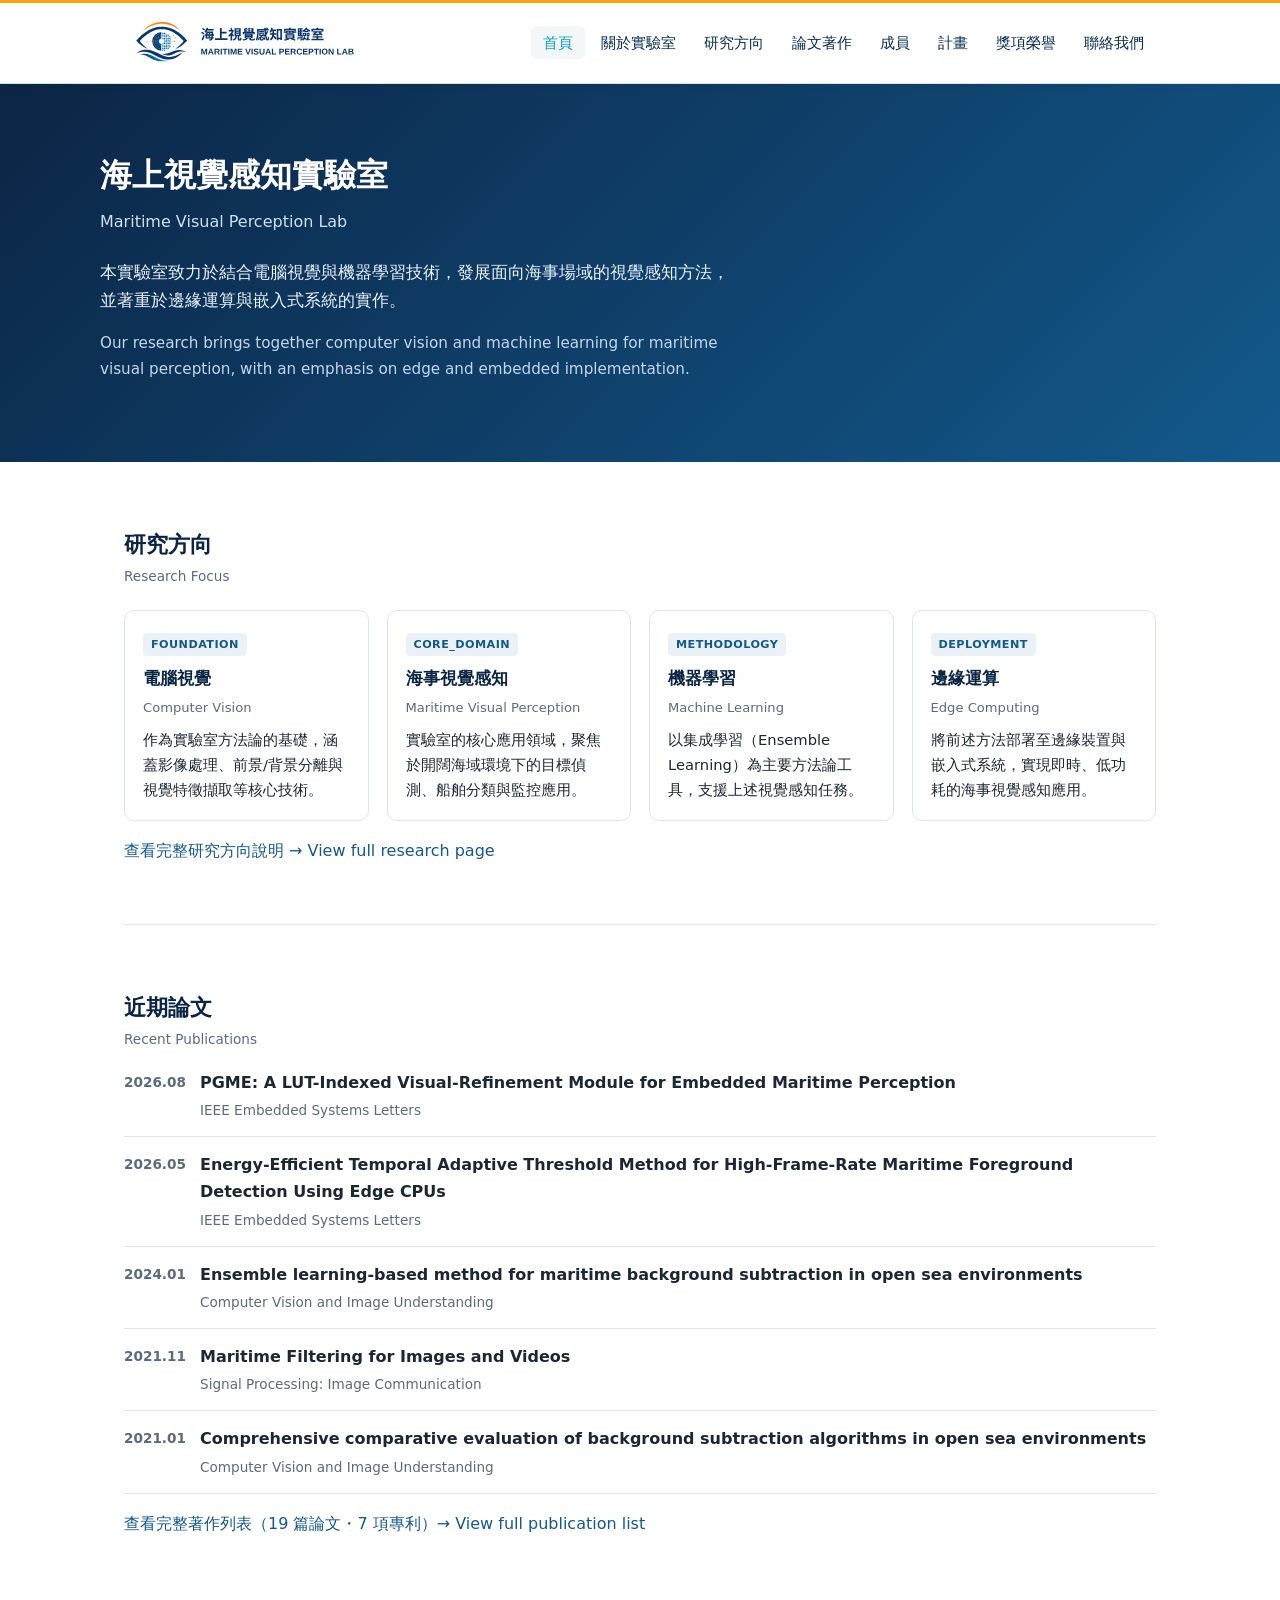
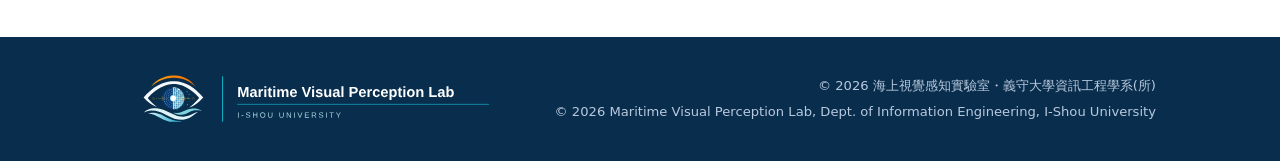
<file: index.html>
<!doctype html>
<html lang="zh-Hant">
<head>
<meta charset="utf-8">
<meta name="viewport" content="width=device-width, initial-scale=1">
<title>海上視覺感知實驗室 | Maritime Visual Perception Lab</title>
<link rel="stylesheet" href="assets/css/style.css">
<link rel="icon" href="assets/brand/favicon/favicon.ico" sizes="any">
<link rel="icon" type="image/png" sizes="32x32" href="assets/brand/favicon/mvplab-favicon-open-32x32.png">
<link rel="icon" type="image/png" sizes="16x16" href="assets/brand/favicon/mvplab-favicon-open-16x16.png">
<link rel="apple-touch-icon" sizes="180x180" href="assets/brand/favicon/apple-touch-icon.png">
<link rel="manifest" href="assets/brand/favicon/site.webmanifest">
<meta name="theme-color" content="#082D4D">
</head>
<body data-page="home">
<header class="site-header" id="site-header"></header>

<section class="hero" id="hero"></section>

<main>
  <div class="wrap">
    <section>
      <h2>研究方向<span class="en-sub">Research Focus</span></h2>
      <div class="card-grid" id="research-preview"></div>
      <p style="margin-top:16px;"><a href="research.html">查看完整研究方向說明 → View full research page</a></p>
    </section>

    <section>
      <h2>近期論文<span class="en-sub">Recent Publications</span></h2>
      <div id="recent-pubs"></div>
      <p style="margin-top:16px;"><a href="publications.html">查看完整著作列表（19 篇論文・7 項專利）→ View full publication list</a></p>
    </section>
  </div>
</main>

<footer class="site-footer" id="site-footer"></footer>

<script src="data/site.js"></script>
<script src="data/research.js"></script>
<script src="data/publications.js"></script>
<script src="assets/js/common.js"></script>
<script src="assets/js/page-home.js"></script>
</body>
</html>
</file>
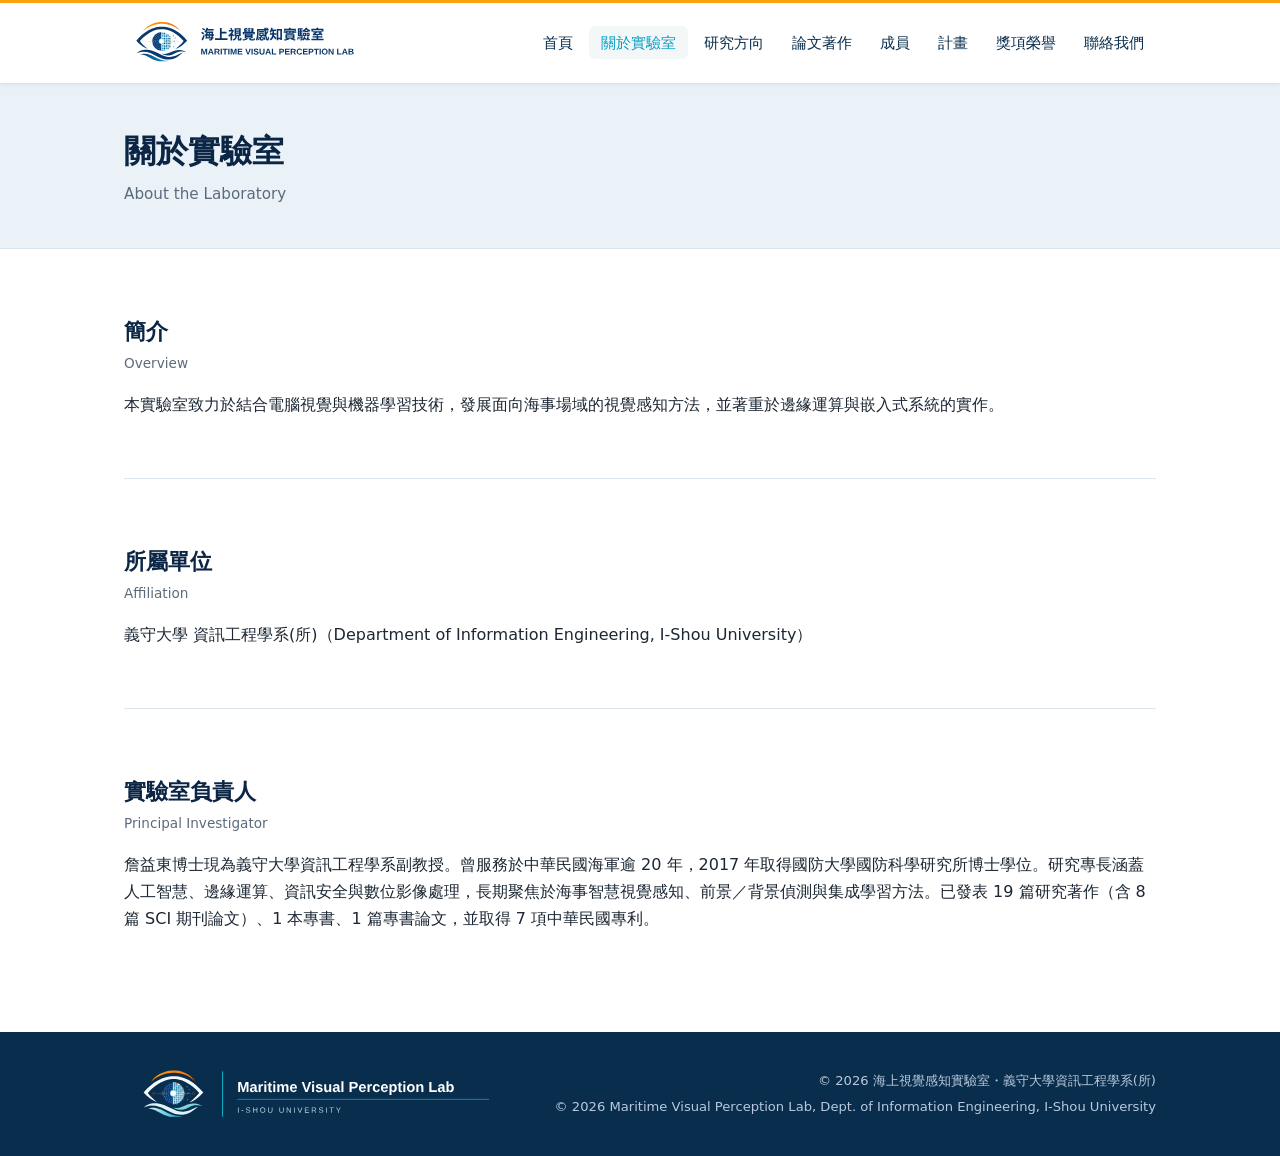
<file: about.html>
<!doctype html>
<html lang="zh-Hant">
<head>
<meta charset="utf-8">
<meta name="viewport" content="width=device-width, initial-scale=1">
<title>關於實驗室 About | 海上視覺感知實驗室 | Maritime Visual Perception Lab</title>
<link rel="stylesheet" href="assets/css/style.css">
<link rel="icon" href="assets/brand/favicon/favicon.ico" sizes="any">
<link rel="icon" type="image/png" sizes="32x32" href="assets/brand/favicon/mvplab-favicon-open-32x32.png">
<link rel="icon" type="image/png" sizes="16x16" href="assets/brand/favicon/mvplab-favicon-open-16x16.png">
<link rel="apple-touch-icon" sizes="180x180" href="assets/brand/favicon/apple-touch-icon.png">
<link rel="manifest" href="assets/brand/favicon/site.webmanifest">
<meta name="theme-color" content="#082D4D">
</head>
<body data-page="about">
<header class="site-header" id="site-header"></header>

<div class="page-header">
  <div class="wrap">
    <h1>關於實驗室</h1>
    <p class="en">About the Laboratory</p>
  </div>
</div>

<main>
  <div class="wrap">
    <section>
      <h2>簡介<span class="en-sub">Overview</span></h2>
      <p id="about-intro"></p>
    </section>

    <section>
      <h2>所屬單位<span class="en-sub">Affiliation</span></h2>
      <p id="about-institution"></p>
    </section>

    <section>
      <h2>實驗室負責人<span class="en-sub">Principal Investigator</span></h2>
      <p id="about-pi"></p>
    </section>
  </div>
</main>

<footer class="site-footer" id="site-footer"></footer>

<script src="data/site.js"></script>
<script src="data/people.js"></script>
<script src="assets/js/common.js"></script>
<script>
document.addEventListener("DOMContentLoaded", function () {
  var s = window.SITE_DATA;
  var p = window.PEOPLE_DATA;
  if (!s) return;
  document.getElementById("about-intro").textContent = s.homeIntro.zh;
  document.getElementById("about-institution").textContent = s.institution.zh + "（" + s.institution.en + "）";
  if (p && p.pi && p.pi[0]) {
    document.getElementById("about-pi").textContent = p.pi[0].bio_zh || "";
  }
});
</script>
</body>
</html>
</file>
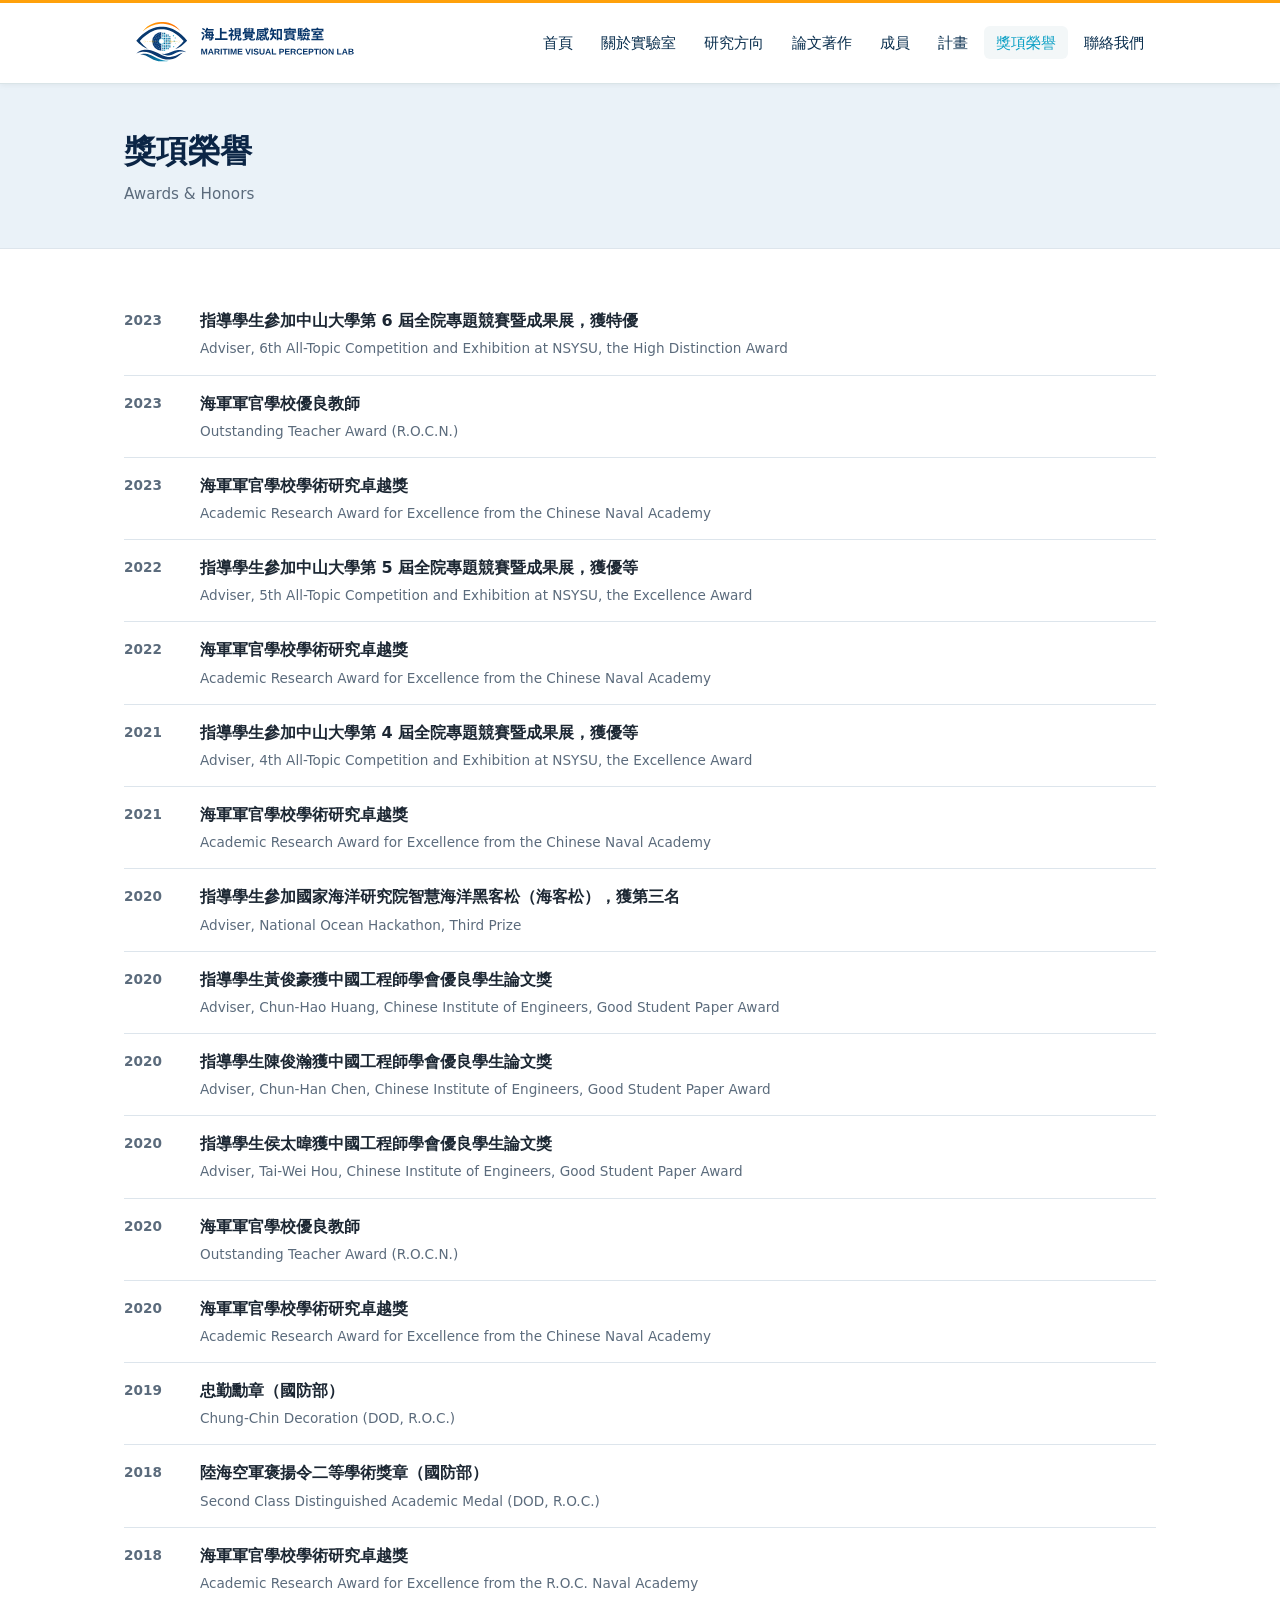
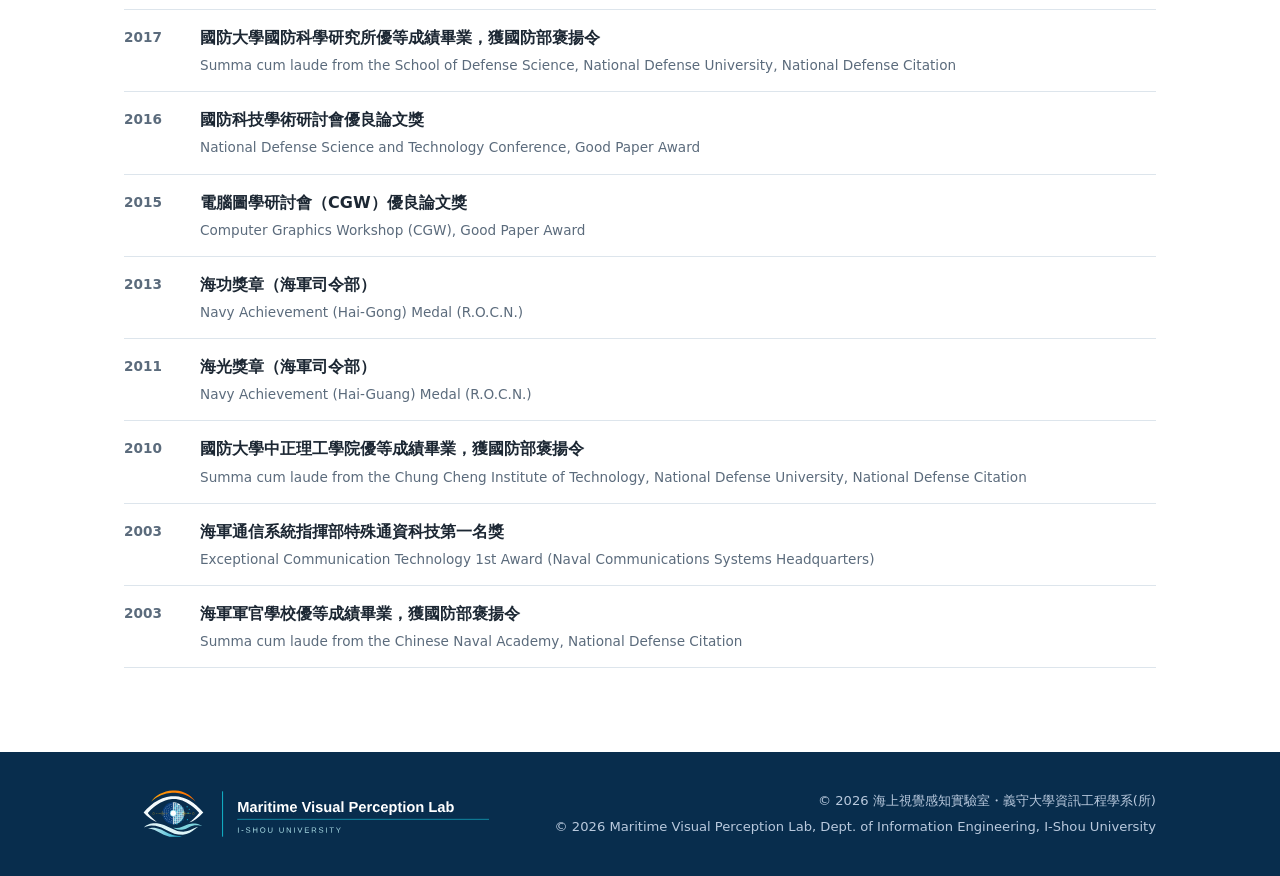
<file: awards.html>
<!doctype html>
<html lang="zh-Hant">
<head>
<meta charset="utf-8">
<meta name="viewport" content="width=device-width, initial-scale=1">
<title>獎項榮譽 Awards | 海上視覺感知實驗室 | Maritime Visual Perception Lab</title>
<link rel="stylesheet" href="assets/css/style.css">
<link rel="icon" href="assets/brand/favicon/favicon.ico" sizes="any">
<link rel="icon" type="image/png" sizes="32x32" href="assets/brand/favicon/mvplab-favicon-open-32x32.png">
<link rel="icon" type="image/png" sizes="16x16" href="assets/brand/favicon/mvplab-favicon-open-16x16.png">
<link rel="apple-touch-icon" sizes="180x180" href="assets/brand/favicon/apple-touch-icon.png">
<link rel="manifest" href="assets/brand/favicon/site.webmanifest">
<meta name="theme-color" content="#082D4D">
</head>
<body data-page="awards">
<header class="site-header" id="site-header"></header>

<div class="page-header">
  <div class="wrap">
    <h1>獎項榮譽</h1>
    <p class="en">Awards &amp; Honors</p>
  </div>
</div>

<main>
  <div class="wrap">
    <section>
      <div id="award-list"></div>
      <p class="note-box" id="award-note"></p>
    </section>
  </div>
</main>

<footer class="site-footer" id="site-footer"></footer>

<script src="data/site.js"></script>
<script src="data/awards.js"></script>
<script src="assets/js/common.js"></script>
<script>
document.addEventListener("DOMContentLoaded", function () {
  var d = window.AWARDS_DATA;
  if (!d) return;
  document.getElementById("award-list").innerHTML = (d.awards || []).map(function (a) {
    return '<div class="pub-item">' +
      '<div class="pub-year">' + a.year + '</div>' +
      '<div class="pub-body">' +
      '  <div class="pub-title">' + a.title_zh + '</div>' +
      '  <div class="pub-meta">' + a.title_en + '</div>' +
      '</div></div>';
  }).join("");
  document.getElementById("award-note").textContent = d.note_zh || "";
  document.getElementById("award-note").hidden = !d.note_zh;
});
</script>
</body>
</html>
</file>
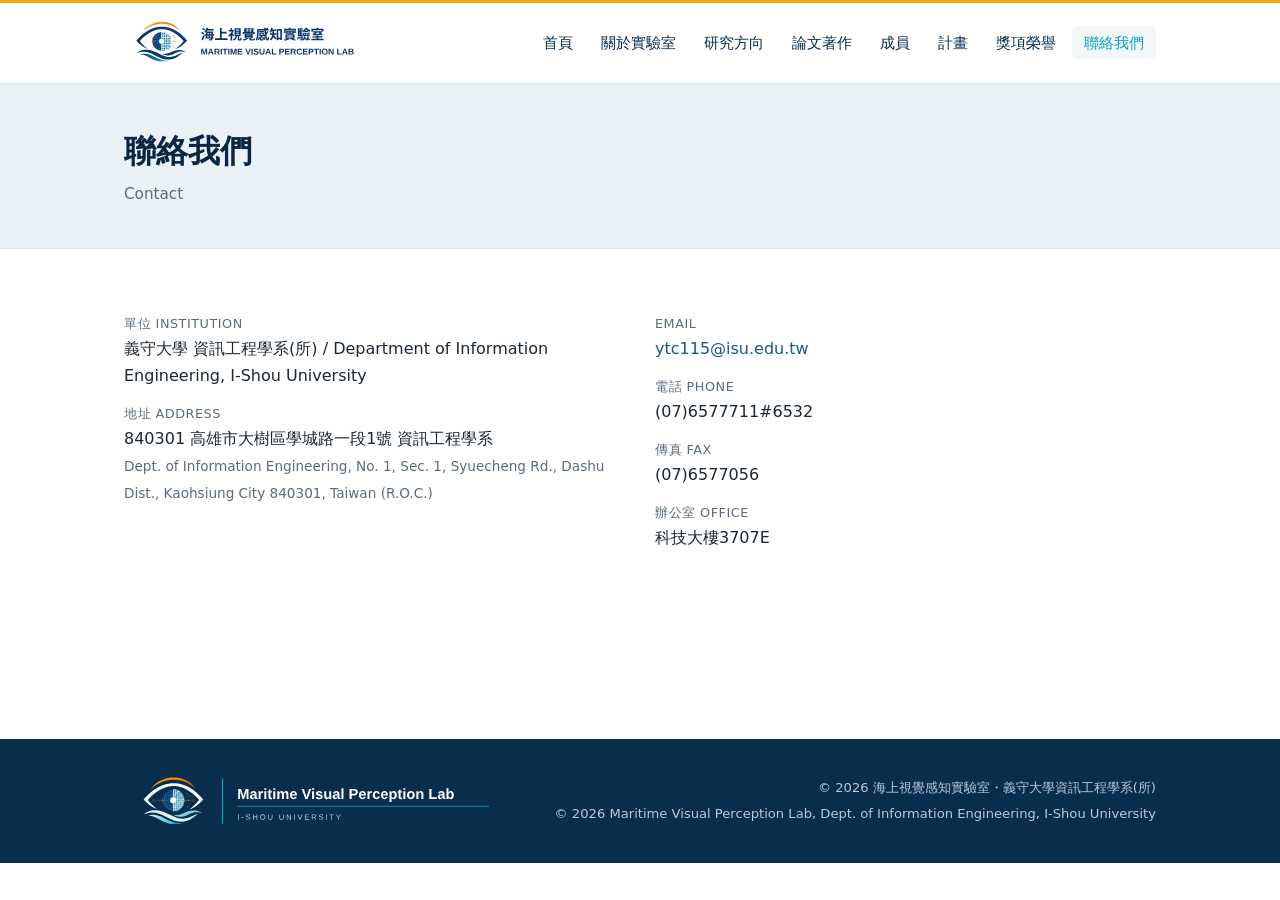
<file: contact.html>
<!doctype html>
<html lang="zh-Hant">
<head>
<meta charset="utf-8">
<meta name="viewport" content="width=device-width, initial-scale=1">
<title>聯絡我們 Contact | 海上視覺感知實驗室 | Maritime Visual Perception Lab</title>
<link rel="stylesheet" href="assets/css/style.css">
<link rel="icon" href="assets/brand/favicon/favicon.ico" sizes="any">
<link rel="icon" type="image/png" sizes="32x32" href="assets/brand/favicon/mvplab-favicon-open-32x32.png">
<link rel="icon" type="image/png" sizes="16x16" href="assets/brand/favicon/mvplab-favicon-open-16x16.png">
<link rel="apple-touch-icon" sizes="180x180" href="assets/brand/favicon/apple-touch-icon.png">
<link rel="manifest" href="assets/brand/favicon/site.webmanifest">
<meta name="theme-color" content="#082D4D">
</head>
<body data-page="contact">
<header class="site-header" id="site-header"></header>

<div class="page-header">
  <div class="wrap">
    <h1>聯絡我們</h1>
    <p class="en">Contact</p>
  </div>
</div>

<main>
  <div class="wrap">
    <section>
      <div class="contact-grid">
        <div>
          <div class="contact-item">
            <div class="label">單位 Institution</div>
            <div class="value" id="c-institution"></div>
          </div>
          <div class="contact-item">
            <div class="label">地址 Address</div>
            <div class="value" id="c-address"></div>
          </div>
        </div>
        <div>
          <div class="contact-item">
            <div class="label">Email</div>
            <div class="value" id="c-email"></div>
          </div>
          <div class="contact-item">
            <div class="label">電話 Phone</div>
            <div class="value" id="c-phone"></div>
          </div>
          <div class="contact-item">
            <div class="label">傳真 Fax</div>
            <div class="value" id="c-fax"></div>
          </div>
          <div class="contact-item">
            <div class="label">辦公室 Office</div>
            <div class="value" id="c-office"></div>
          </div>
        </div>
      </div>
      <p class="note-box" id="c-note"></p>
    </section>
  </div>
</main>

<footer class="site-footer" id="site-footer"></footer>

<script src="data/site.js"></script>
<script src="assets/js/common.js"></script>
<script>
document.addEventListener("DOMContentLoaded", function () {
  var s = window.SITE_DATA;
  if (!s) return;
  var c = s.contact || {};
  document.getElementById("c-institution").textContent = s.institution.zh + " / " + s.institution.en;
  document.getElementById("c-address").innerHTML = c.address_zh
    ? c.address_zh + (c.address_en ? '<br><span style="color:var(--muted);font-size:.85rem;">' + c.address_en + '</span>' : '')
    : "（待補）";
  document.getElementById("c-email").innerHTML = c.email ? '<a href="mailto:' + c.email + '">' + c.email + '</a>' : "（待補）";
  document.getElementById("c-phone").textContent = c.phone || "（待補）";
  document.getElementById("c-fax").textContent = c.fax || "（待補）";
  document.getElementById("c-office").textContent = c.office || "（待補）";
  document.getElementById("c-note").textContent = c.note_zh || "";
  document.getElementById("c-note").hidden = !c.note_zh;
});
</script>
</body>
</html>
</file>
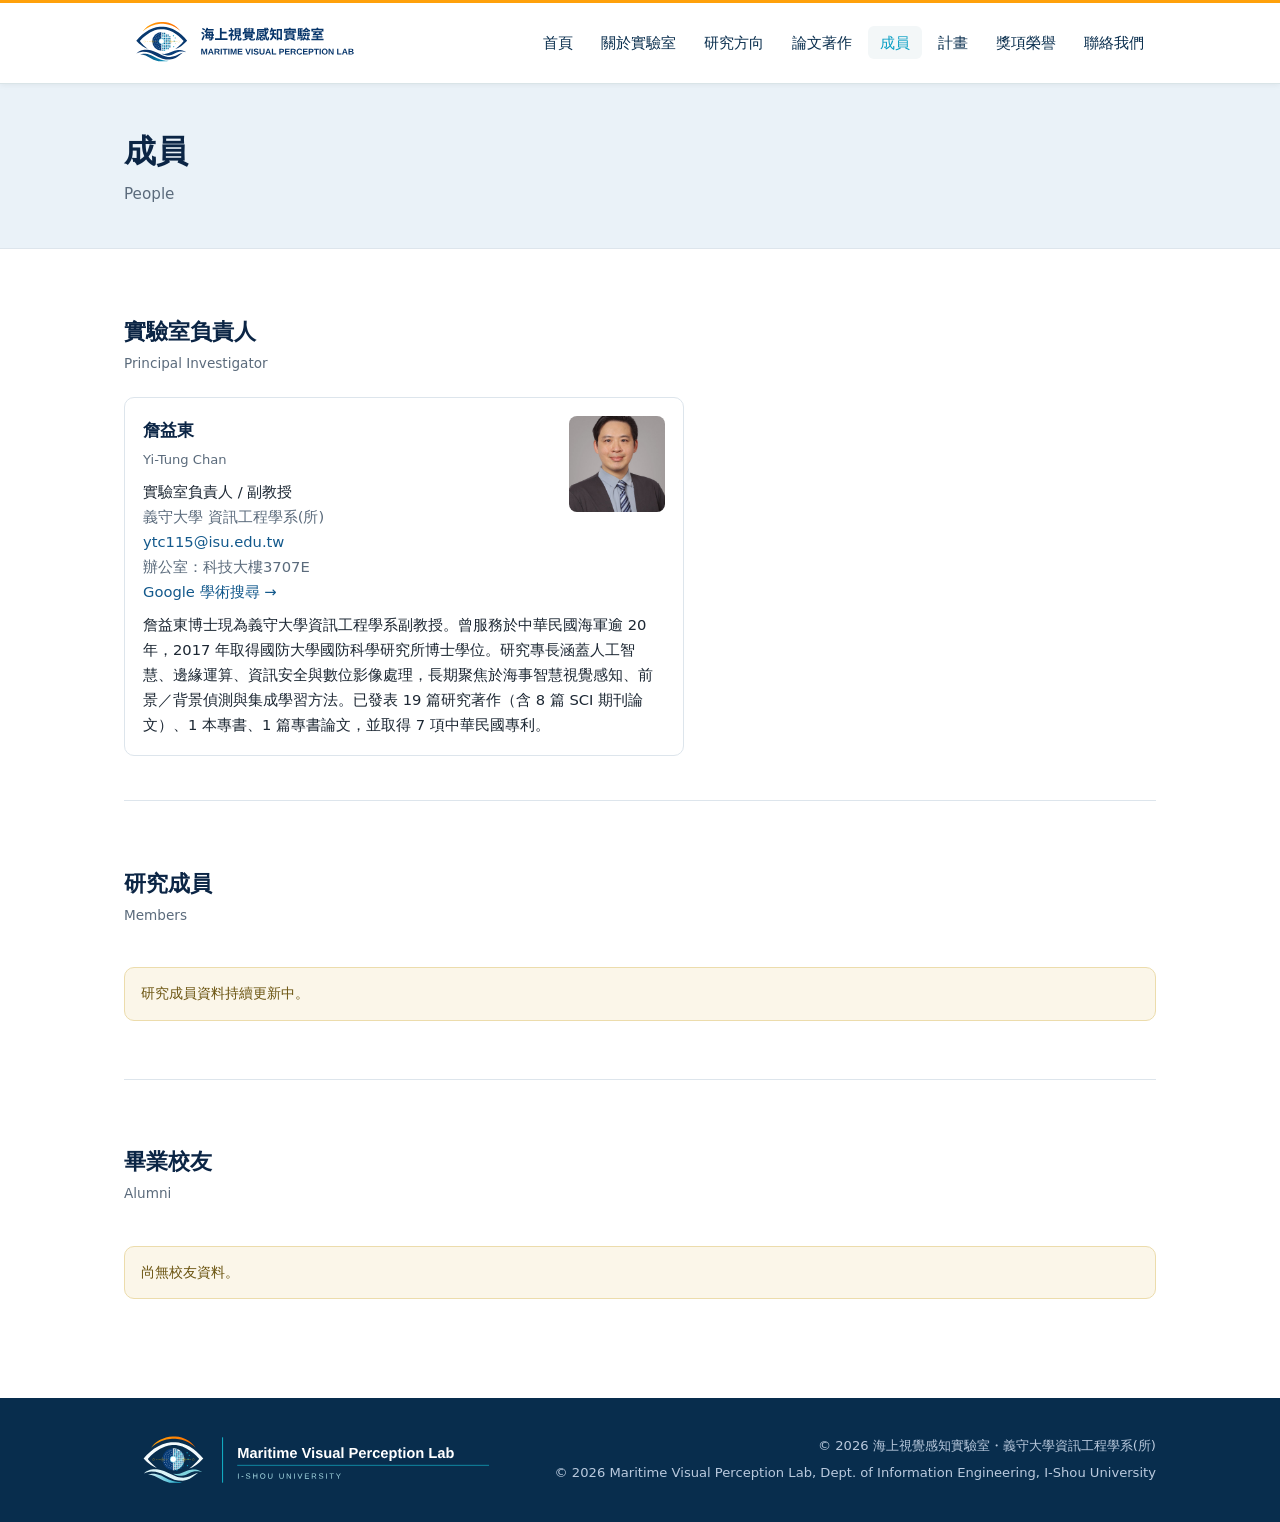
<file: people.html>
<!doctype html>
<html lang="zh-Hant">
<head>
<meta charset="utf-8">
<meta name="viewport" content="width=device-width, initial-scale=1">
<title>成員 People | 海上視覺感知實驗室 | Maritime Visual Perception Lab</title>
<link rel="stylesheet" href="assets/css/style.css">
<link rel="icon" href="assets/brand/favicon/favicon.ico" sizes="any">
<link rel="icon" type="image/png" sizes="32x32" href="assets/brand/favicon/mvplab-favicon-open-32x32.png">
<link rel="icon" type="image/png" sizes="16x16" href="assets/brand/favicon/mvplab-favicon-open-16x16.png">
<link rel="apple-touch-icon" sizes="180x180" href="assets/brand/favicon/apple-touch-icon.png">
<link rel="manifest" href="assets/brand/favicon/site.webmanifest">
<meta name="theme-color" content="#082D4D">
</head>
<body data-page="people">
<header class="site-header" id="site-header"></header>

<div class="page-header">
  <div class="wrap">
    <h1>成員</h1>
    <p class="en">People</p>
  </div>
</div>

<main>
  <div class="wrap">
    <section>
      <h2>實驗室負責人<span class="en-sub">Principal Investigator</span></h2>
      <div class="card-grid" id="pi-list" style="grid-template-columns:1fr;max-width:560px;"></div>
    </section>

    <section>
      <h2>研究成員<span class="en-sub">Members</span></h2>
      <div class="card-grid" id="member-list"></div>
      <p class="note-box" id="member-note"></p>
    </section>

    <section>
      <h2>畢業校友<span class="en-sub">Alumni</span></h2>
      <div class="card-grid" id="alumni-list"></div>
    </section>
  </div>
</main>

<footer class="site-footer" id="site-footer"></footer>

<script src="data/site.js"></script>
<script src="data/people.js"></script>
<script src="assets/js/common.js"></script>
<script src="assets/js/page-people.js"></script>
</body>
</html>
</file>
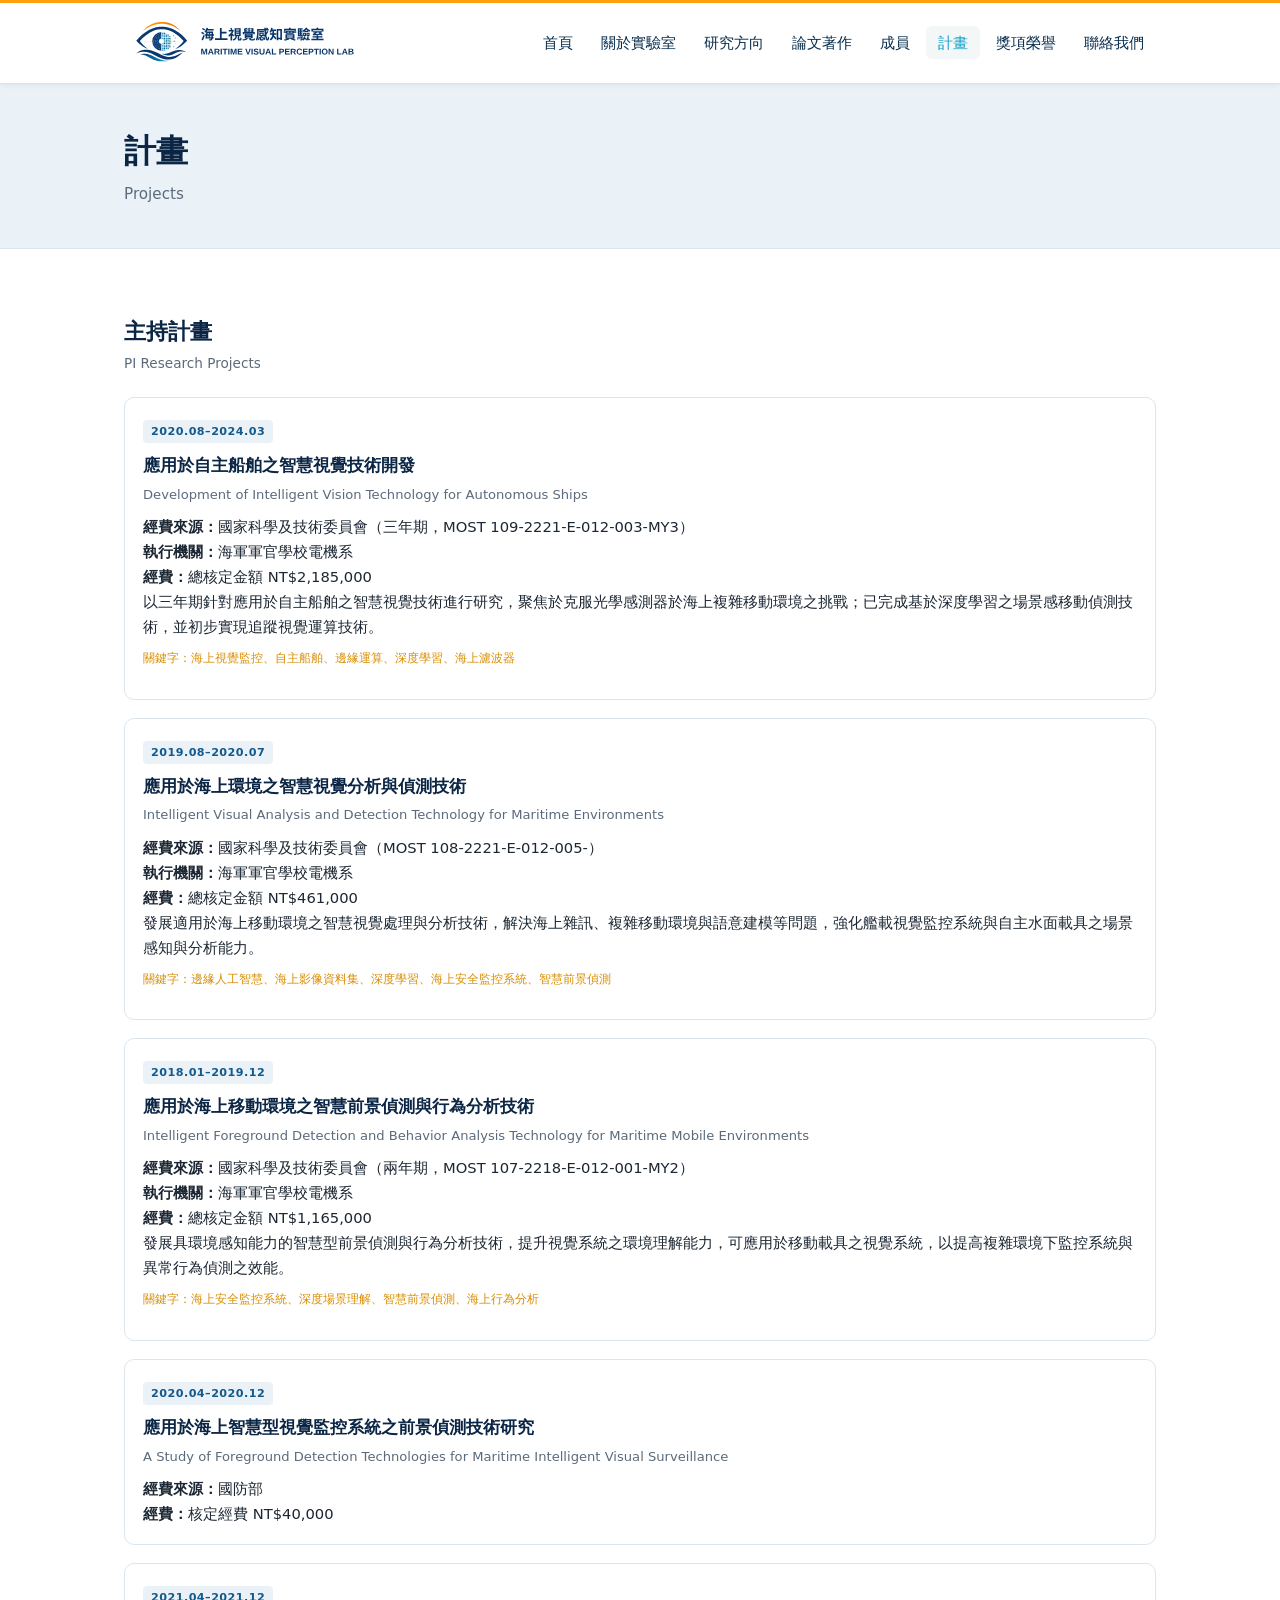
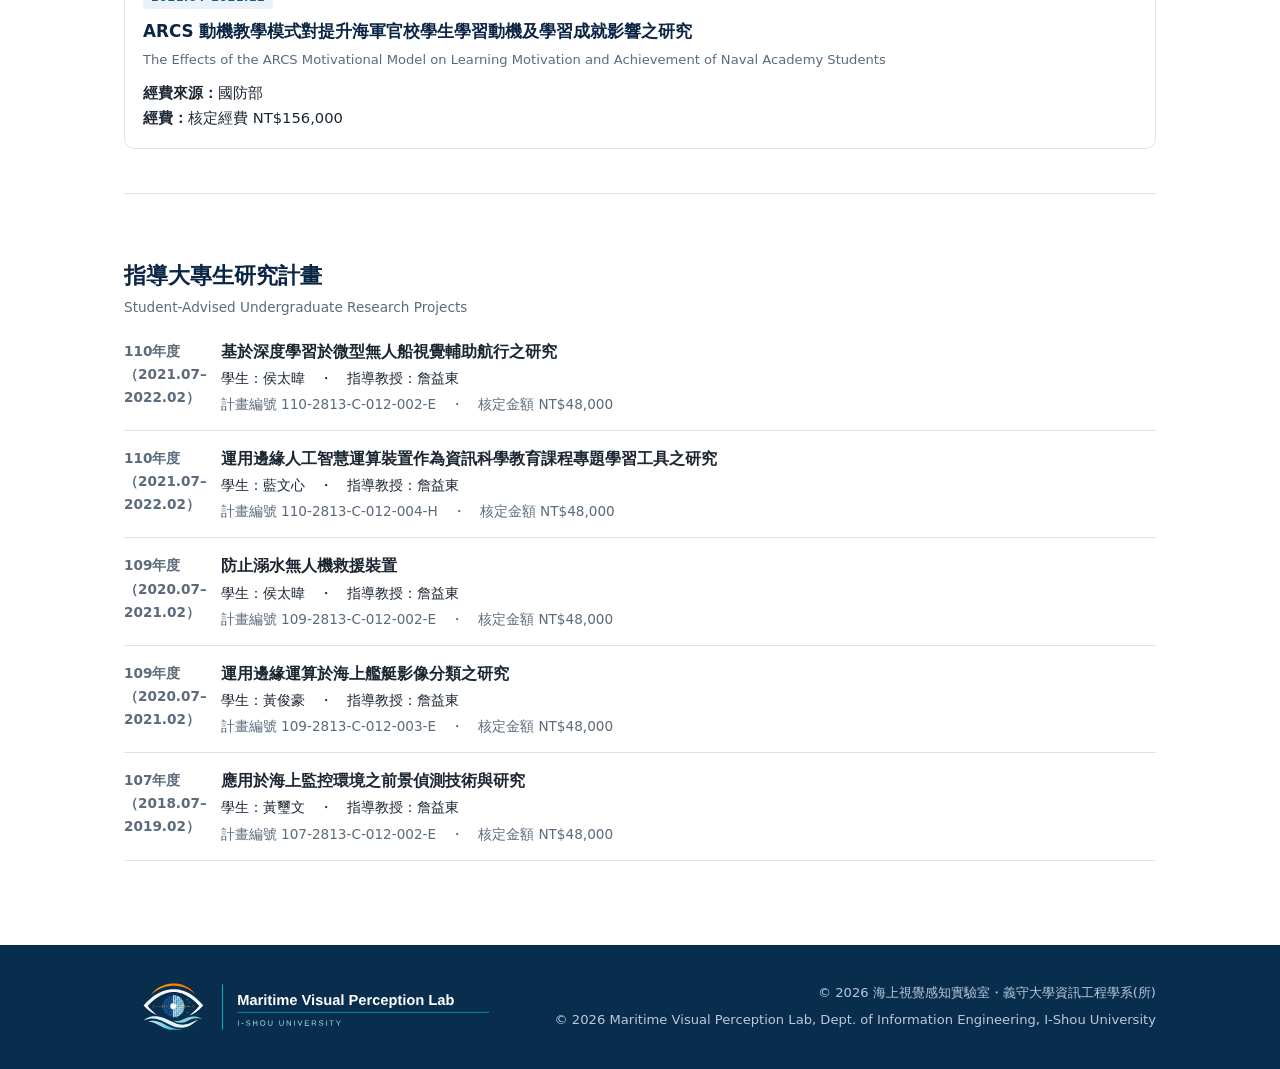
<file: projects.html>
<!doctype html>
<html lang="zh-Hant">
<head>
<meta charset="utf-8">
<meta name="viewport" content="width=device-width, initial-scale=1">
<title>計畫 Projects | 海上視覺感知實驗室 | Maritime Visual Perception Lab</title>
<link rel="stylesheet" href="assets/css/style.css">
<link rel="icon" href="assets/brand/favicon/favicon.ico" sizes="any">
<link rel="icon" type="image/png" sizes="32x32" href="assets/brand/favicon/mvplab-favicon-open-32x32.png">
<link rel="icon" type="image/png" sizes="16x16" href="assets/brand/favicon/mvplab-favicon-open-16x16.png">
<link rel="apple-touch-icon" sizes="180x180" href="assets/brand/favicon/apple-touch-icon.png">
<link rel="manifest" href="assets/brand/favicon/site.webmanifest">
<meta name="theme-color" content="#082D4D">
</head>
<body data-page="projects">
<header class="site-header" id="site-header"></header>

<div class="page-header">
  <div class="wrap">
    <h1>計畫</h1>
    <p class="en">Projects</p>
  </div>
</div>

<main>
  <div class="wrap">
    <section>
      <h2>主持計畫<span class="en-sub">PI Research Projects</span></h2>
      <div class="card-grid" id="project-list" style="grid-template-columns:1fr;"></div>
      <p class="note-box" id="project-note"></p>
    </section>

    <section>
      <h2>指導大專生研究計畫<span class="en-sub">Student-Advised Undergraduate Research Projects</span></h2>
      <div id="student-project-list"></div>
      <p class="note-box" id="student-project-note"></p>
    </section>
  </div>
</main>

<footer class="site-footer" id="site-footer"></footer>

<script src="data/site.js"></script>
<script src="data/projects.js"></script>
<script src="assets/js/common.js"></script>
<script>
document.addEventListener("DOMContentLoaded", function () {
  var d = window.PROJECTS_DATA;
  if (!d) return;

  var visible = (d.projects || []).filter(function (p) { return p.status !== "draft"; });
  var list = document.getElementById("project-list");
  if (visible.length) {
    list.innerHTML = visible.map(function (p) {
      return '<div class="card">' +
        '<span class="role-tag">' + p.year + '</span>' +
        '<h3>' + p.title_zh + '</h3>' +
        (p.title_en ? '<p class="en">' + p.title_en + '</p>' : '') +
        (p.funder_zh ? '<p class="desc"><strong>經費來源：</strong>' + p.funder_zh + '</p>' : '') +
        (p.executor_zh ? '<p class="desc"><strong>執行機關：</strong>' + p.executor_zh + '</p>' : '') +
        (p.amount_zh ? '<p class="desc"><strong>經費：</strong>' + p.amount_zh + '</p>' : '') +
        (p.desc_zh ? '<p class="desc">' + p.desc_zh + '</p>' : '') +
        (p.keywords_zh ? '<p class="status">關鍵字：' + p.keywords_zh.join('、') + '</p>' : '') +
        '</div>';
    }).join("");
  }
  document.getElementById("project-note").textContent = d.note_zh || "";
  document.getElementById("project-note").hidden = !d.note_zh;

  var studentList = document.getElementById("student-project-list");
  var students = d.studentProjects || [];
  if (students.length) {
    studentList.innerHTML = students.map(function (p) {
      return '<div class="pub-item">' +
        '<div class="pub-year">' + p.year + '</div>' +
        '<div class="pub-body">' +
        '  <div class="pub-title">' + p.title_zh + '</div>' +
        '  <div class="pub-authors">學生：' + p.student_zh + '　・　指導教授：詹益東</div>' +
        '  <div class="pub-meta">計畫編號 ' + p.code + '　・　' + p.amount_zh + '</div>' +
        '</div></div>';
    }).join("");
  }
  document.getElementById("student-project-note").textContent = d.studentProjectsNote_zh || "";
  document.getElementById("student-project-note").hidden = !d.studentProjectsNote_zh;
});
</script>
</body>
</html>
</file>
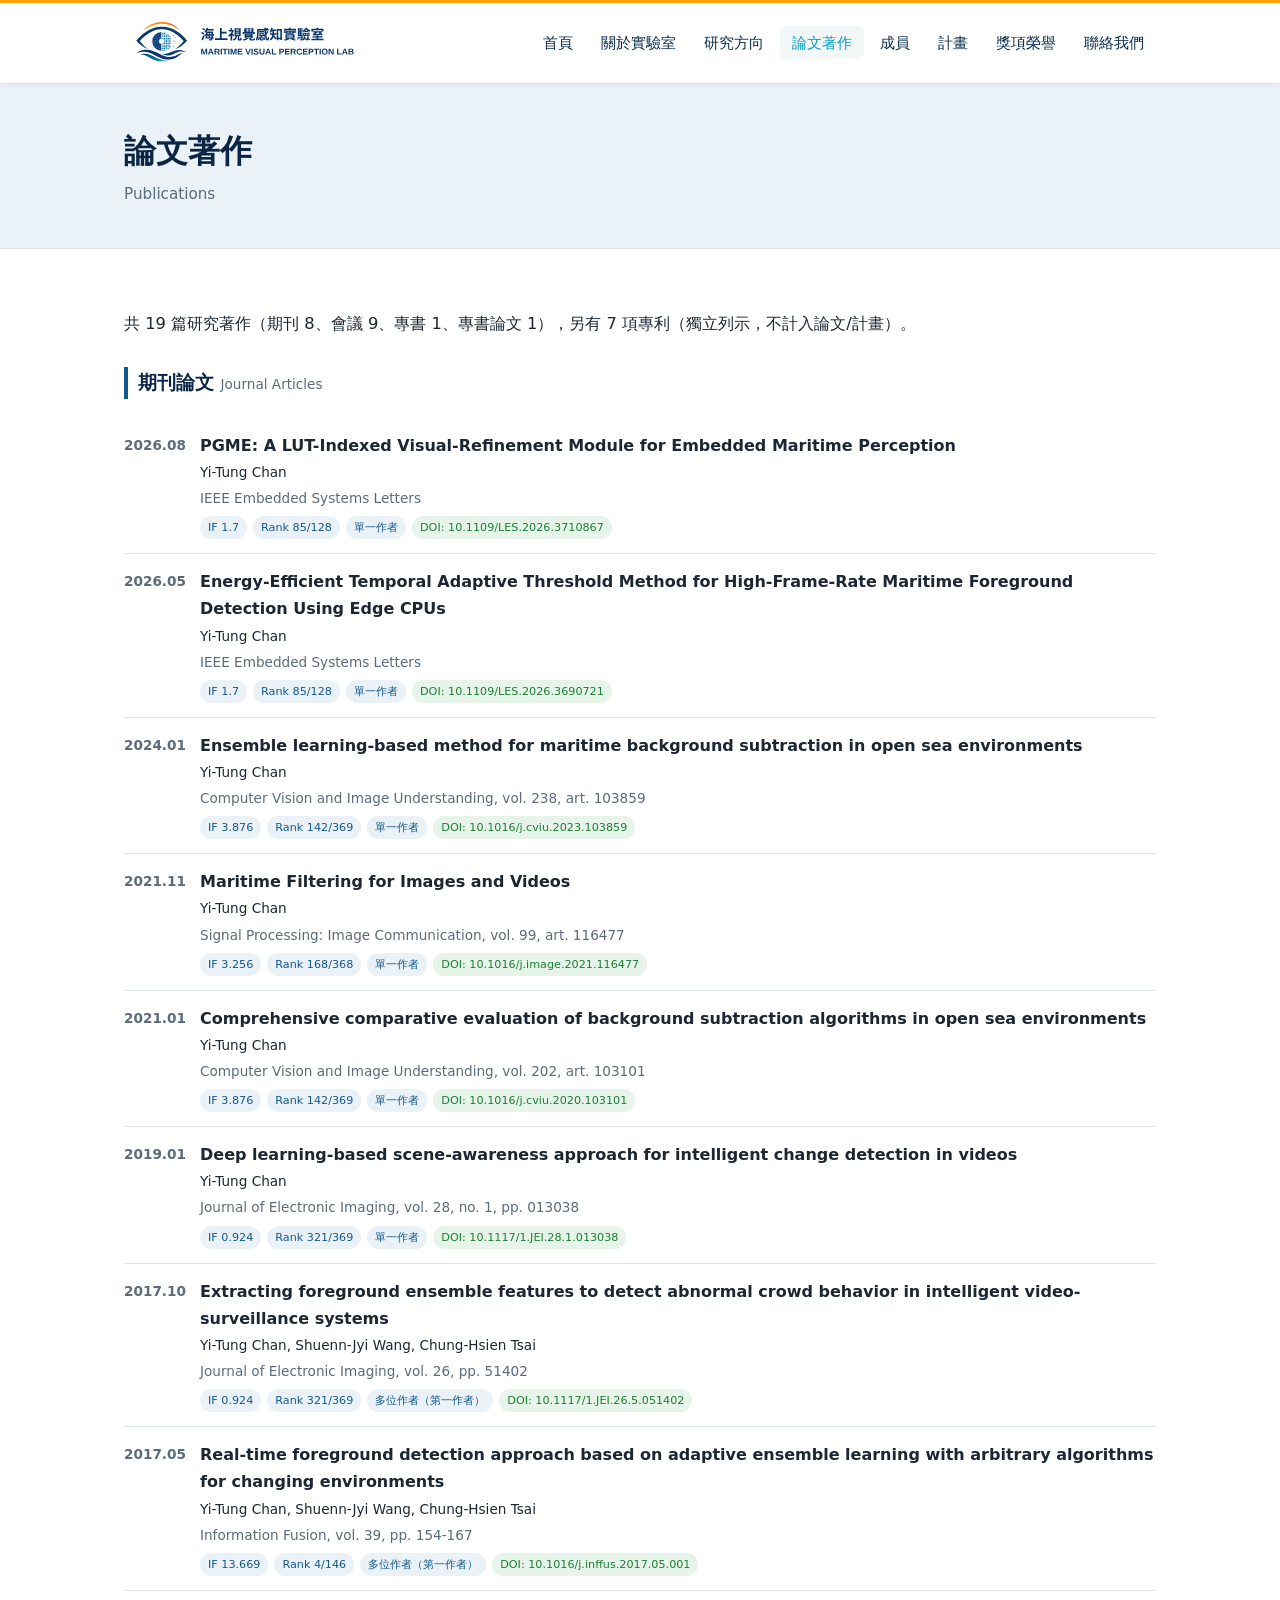
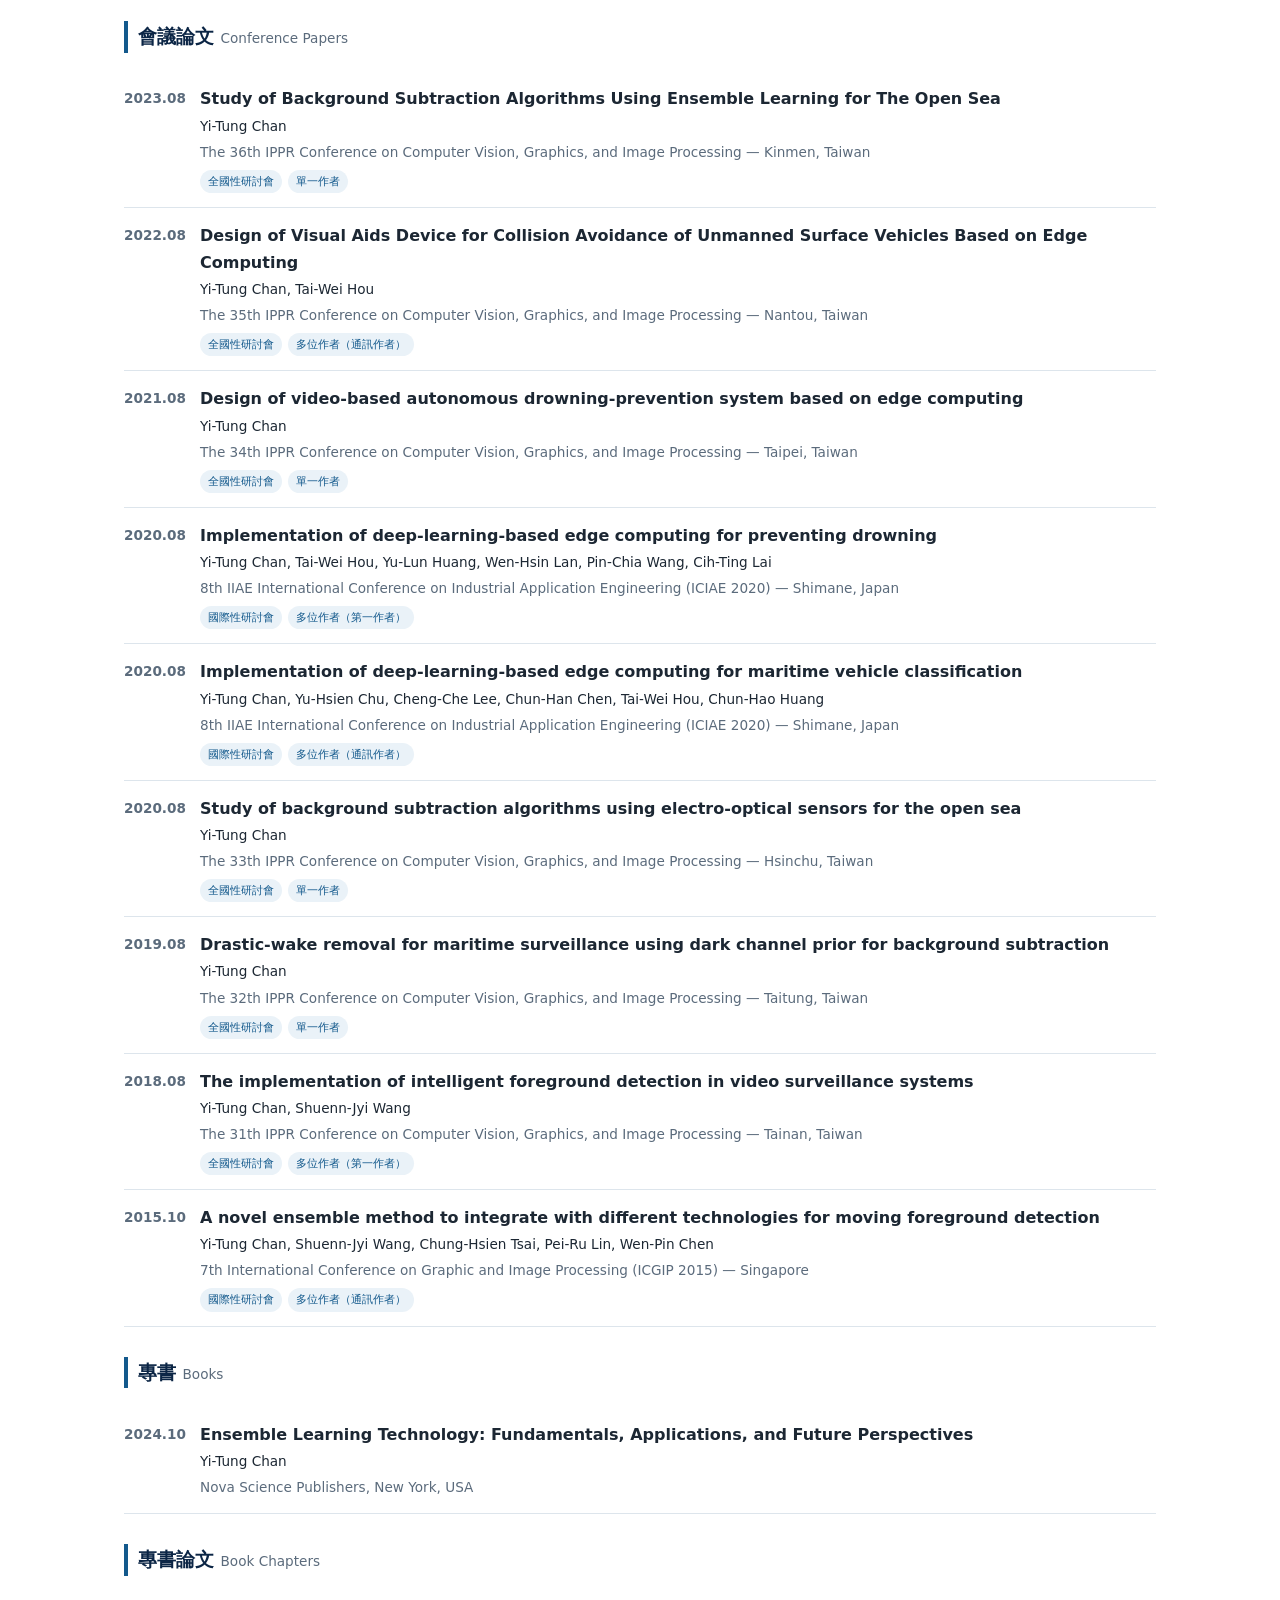
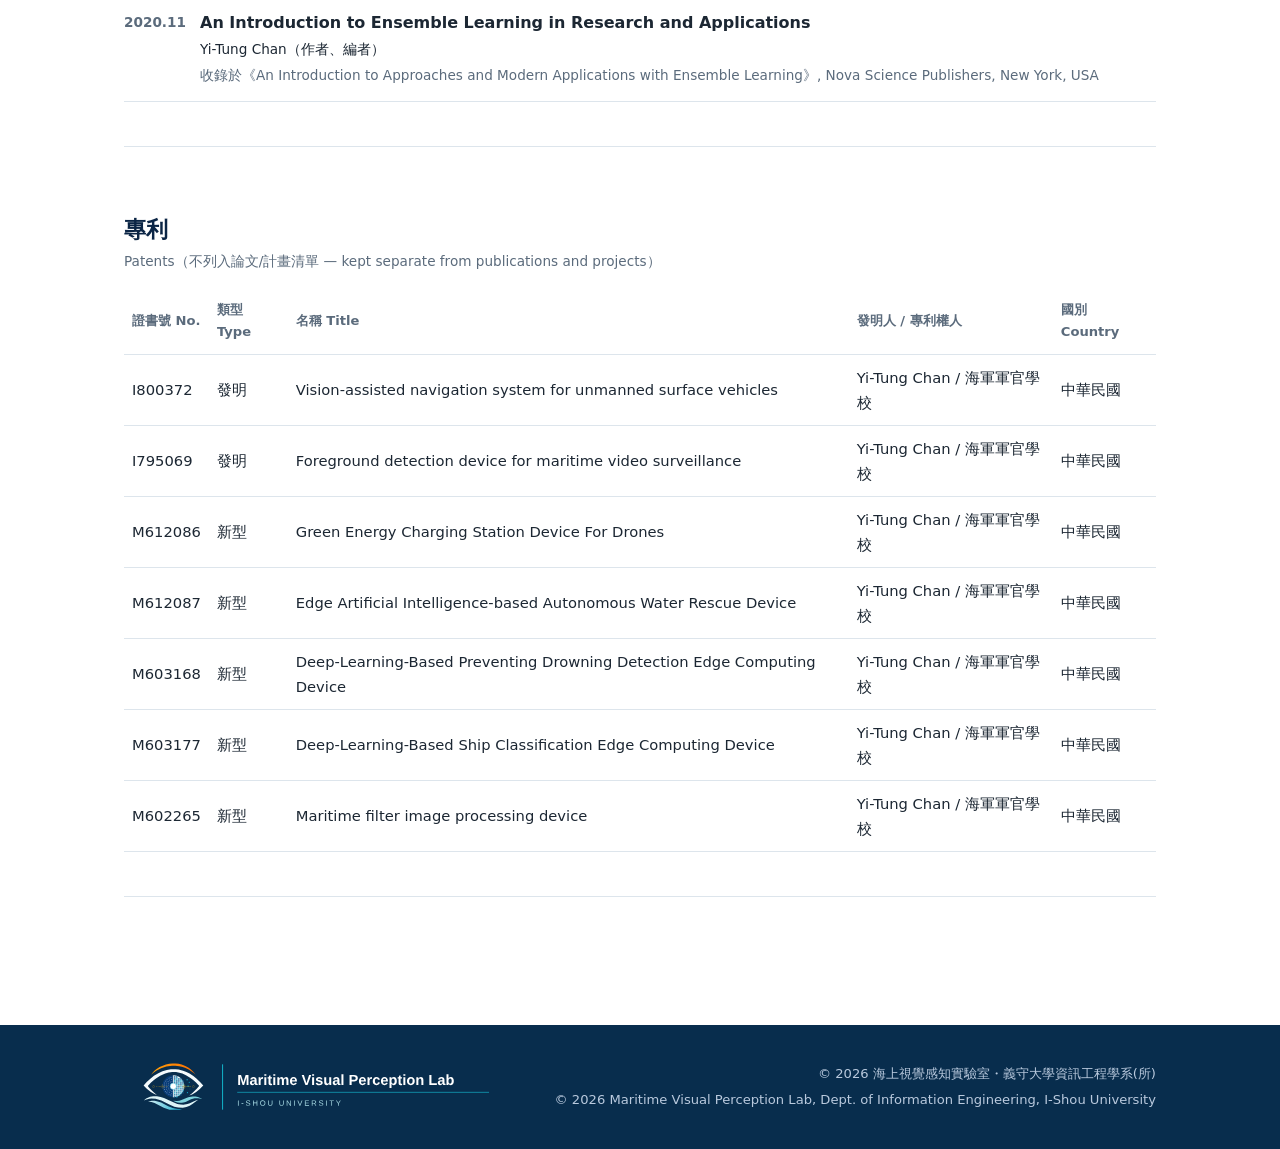
<file: publications.html>
<!doctype html>
<html lang="zh-Hant">
<head>
<meta charset="utf-8">
<meta name="viewport" content="width=device-width, initial-scale=1">
<title>論文著作 Publications | 海上視覺感知實驗室 | Maritime Visual Perception Lab</title>
<link rel="stylesheet" href="assets/css/style.css">
<link rel="icon" href="assets/brand/favicon/favicon.ico" sizes="any">
<link rel="icon" type="image/png" sizes="32x32" href="assets/brand/favicon/mvplab-favicon-open-32x32.png">
<link rel="icon" type="image/png" sizes="16x16" href="assets/brand/favicon/mvplab-favicon-open-16x16.png">
<link rel="apple-touch-icon" sizes="180x180" href="assets/brand/favicon/apple-touch-icon.png">
<link rel="manifest" href="assets/brand/favicon/site.webmanifest">
<meta name="theme-color" content="#082D4D">
</head>
<body data-page="publications">
<header class="site-header" id="site-header"></header>

<div class="page-header">
  <div class="wrap">
    <h1>論文著作</h1>
    <p class="en">Publications</p>
  </div>
</div>

<main>
  <div class="wrap">
    <section>
      <p id="pub-summary" style="font-size:1.02rem;"></p>

      <div class="pub-group">
        <h3>期刊論文 <span style="color:var(--muted);font-weight:400;font-size:.85rem;">Journal Articles</span></h3>
        <div id="journal-list"></div>
      </div>

      <div class="pub-group">
        <h3>會議論文 <span style="color:var(--muted);font-weight:400;font-size:.85rem;">Conference Papers</span></h3>
        <div id="conference-list"></div>
      </div>

      <div class="pub-group">
        <h3>專書 <span style="color:var(--muted);font-weight:400;font-size:.85rem;">Books</span></h3>
        <div id="book-list"></div>
      </div>

      <div class="pub-group">
        <h3>專書論文 <span style="color:var(--muted);font-weight:400;font-size:.85rem;">Book Chapters</span></h3>
        <div id="chapter-list"></div>
      </div>
    </section>

    <section>
      <h2>專利<span class="en-sub">Patents（不列入論文/計畫清單 — kept separate from publications and projects）</span></h2>
      <table class="patent-table">
        <thead>
          <tr><th>證書號 No.</th><th>類型 Type</th><th>名稱 Title</th><th>發明人 / 專利權人</th><th>國別 Country</th></tr>
        </thead>
        <tbody id="patent-rows"></tbody>
      </table>
    </section>

    <section>
      <p class="note-box" id="pub-source-note"></p>
    </section>
  </div>
</main>

<footer class="site-footer" id="site-footer"></footer>

<script src="data/site.js"></script>
<script src="data/publications.js"></script>
<script src="data/patents.js"></script>
<script src="assets/js/common.js"></script>
<script src="assets/js/page-publications.js"></script>
</body>
</html>
</file>
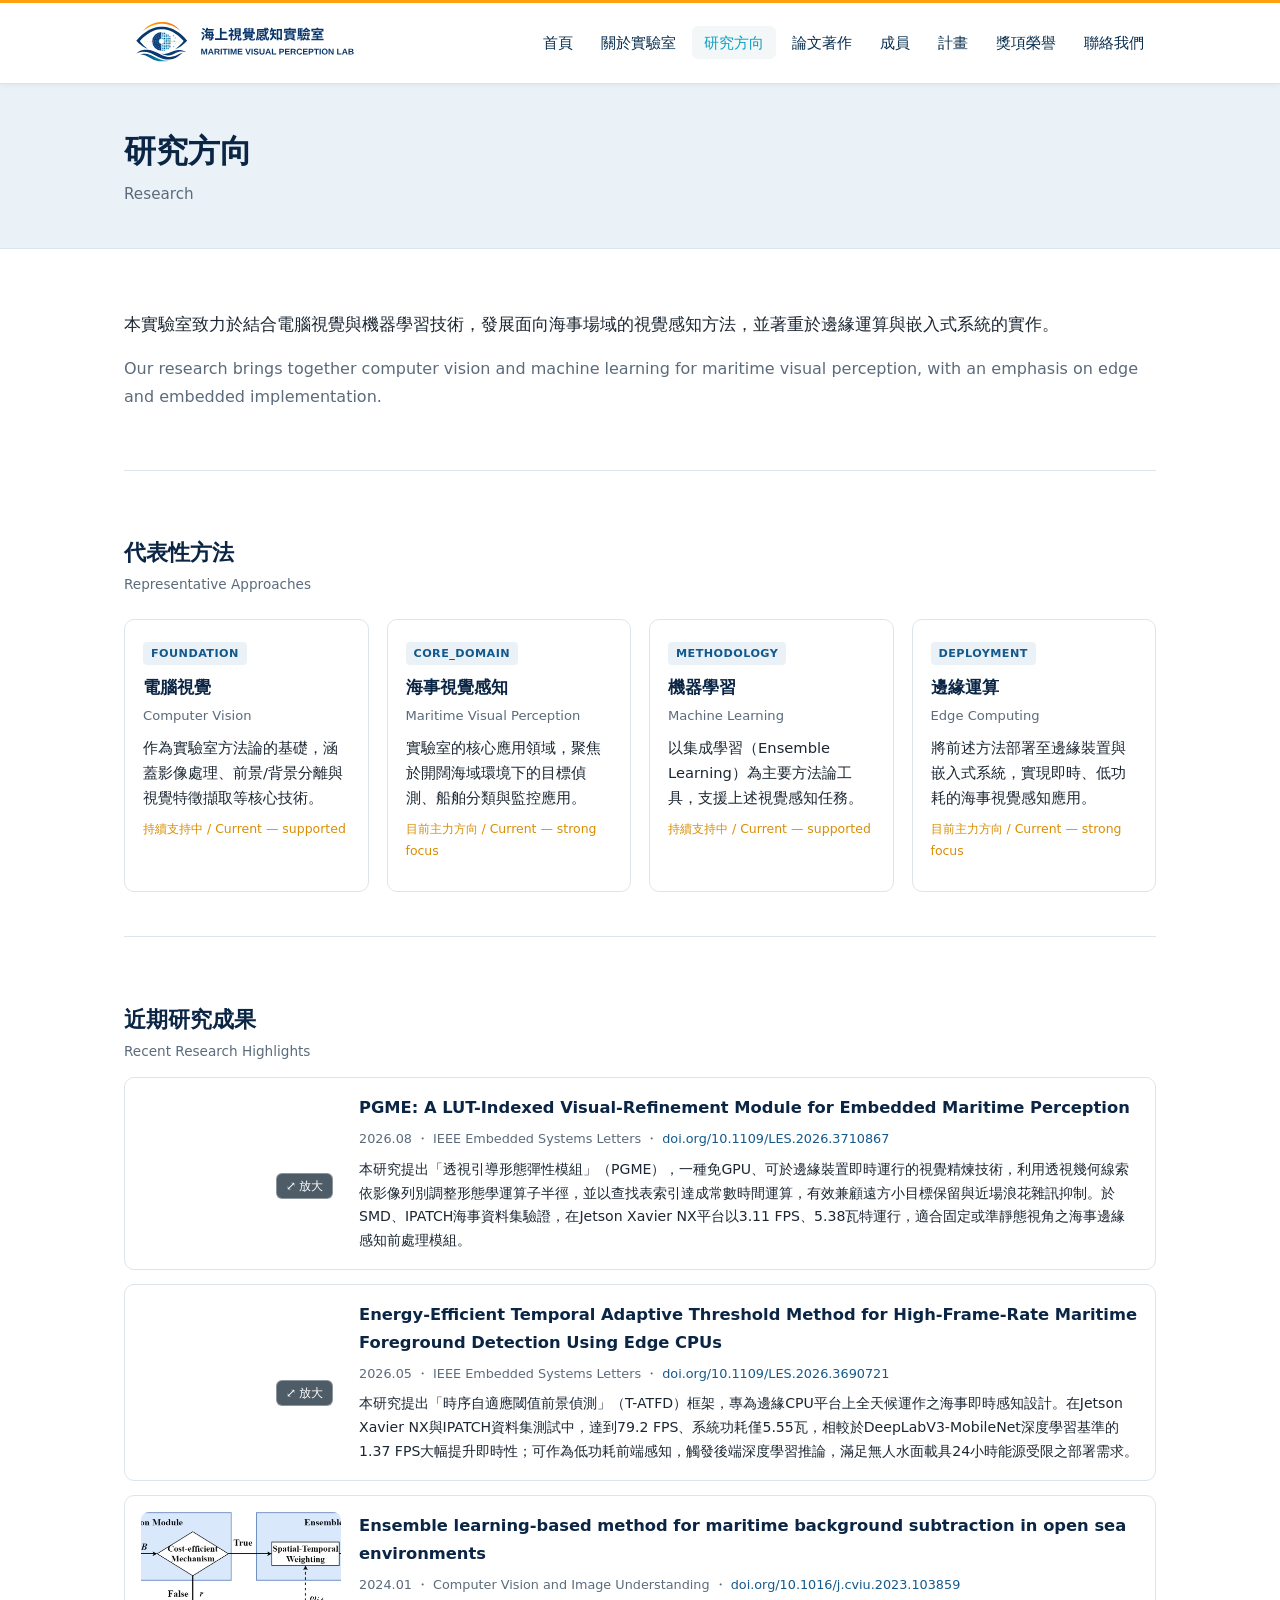
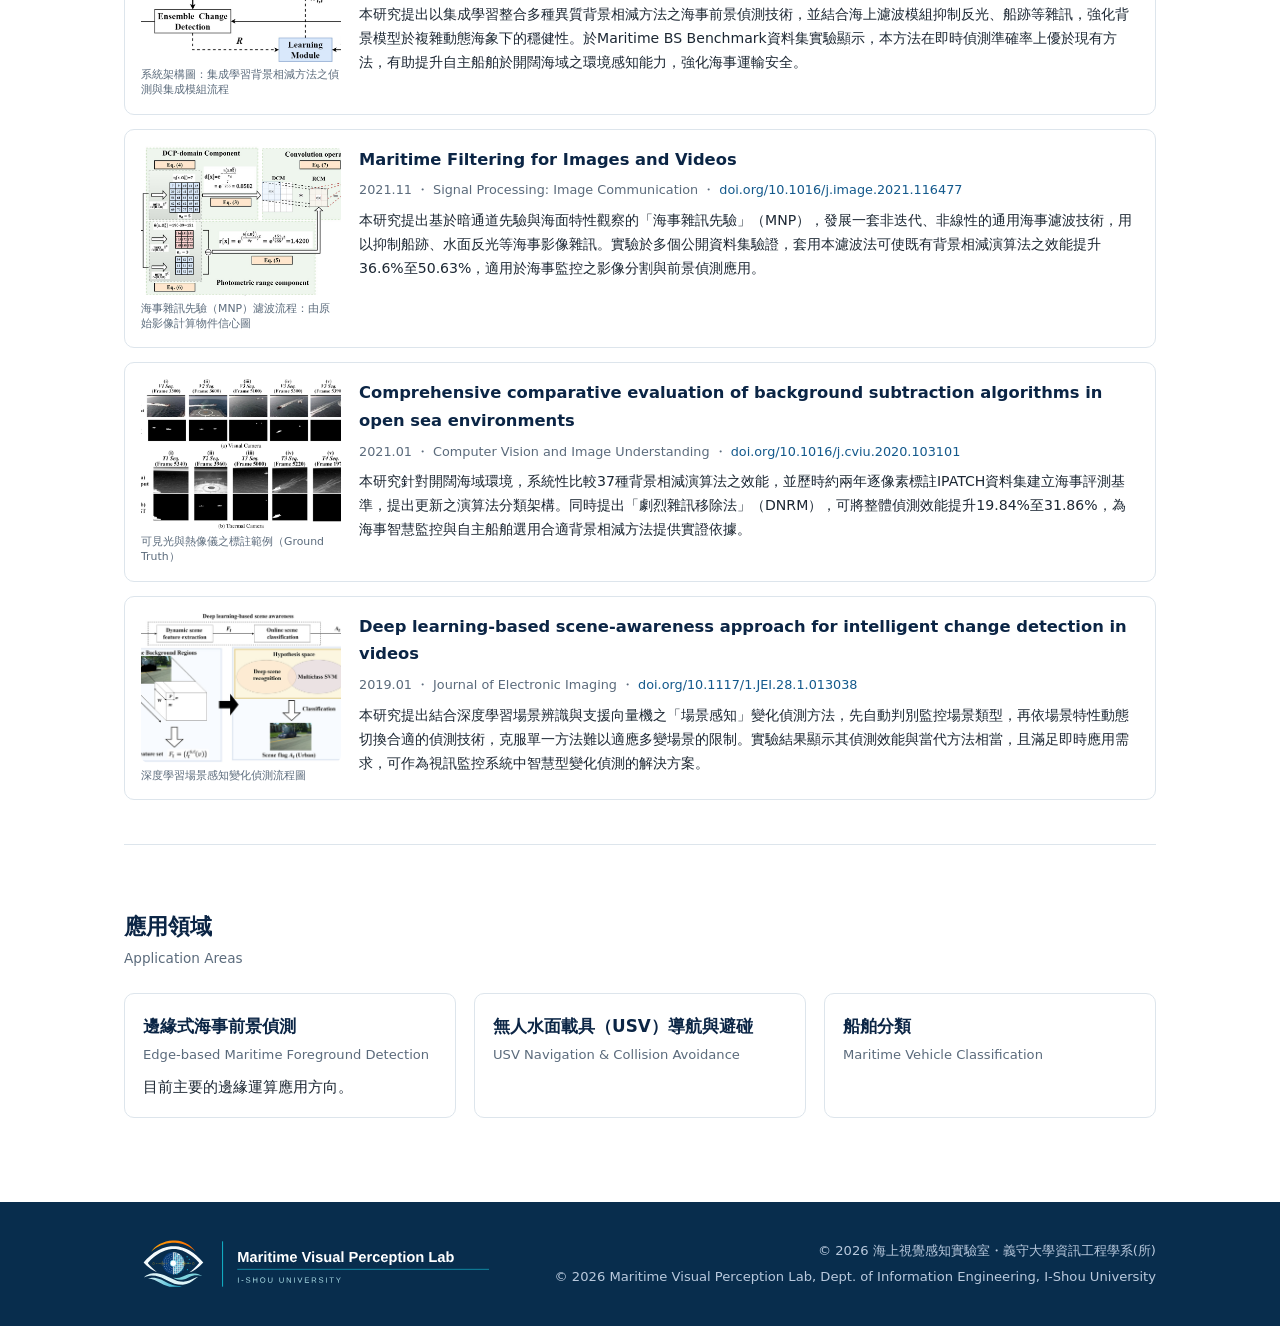
<file: research.html>
<!doctype html>
<html lang="zh-Hant">
<head>
<meta charset="utf-8">
<meta name="viewport" content="width=device-width, initial-scale=1">
<title>研究方向 Research | 海上視覺感知實驗室 | Maritime Visual Perception Lab</title>
<link rel="stylesheet" href="assets/css/style.css">
<link rel="icon" href="assets/brand/favicon/favicon.ico" sizes="any">
<link rel="icon" type="image/png" sizes="32x32" href="assets/brand/favicon/mvplab-favicon-open-32x32.png">
<link rel="icon" type="image/png" sizes="16x16" href="assets/brand/favicon/mvplab-favicon-open-16x16.png">
<link rel="apple-touch-icon" sizes="180x180" href="assets/brand/favicon/apple-touch-icon.png">
<link rel="manifest" href="assets/brand/favicon/site.webmanifest">
<meta name="theme-color" content="#082D4D">
</head>
<body data-page="research">
<header class="site-header" id="site-header"></header>

<div class="page-header">
  <div class="wrap">
    <h1>研究方向</h1>
    <p class="en">Research</p>
  </div>
</div>

<main>
  <div class="wrap">
    <section>
      <p id="research-intro" style="font-size:1.05rem;"></p>
      <p id="research-intro-en" style="color:var(--muted);"></p>
    </section>

    <section>
      <h2 id="heading-approaches"></h2>
      <div class="card-grid" id="research-areas"></div>
    </section>

    <section>
      <h2>近期研究成果<span class="en-sub">Recent Research Highlights</span></h2>
      <div id="recent-highlights"></div>
      <p class="note-box" id="recent-highlights-note"></p>
    </section>

    <section>
      <h2 id="heading-applications"></h2>
      <div class="card-grid" id="application-areas"></div>
      <p class="note-box" id="research-note"></p>
    </section>
  </div>
</main>

<footer class="site-footer" id="site-footer"></footer>

<script src="data/site.js"></script>
<script src="data/research.js"></script>
<script src="assets/js/common.js"></script>
<script>
document.addEventListener("DOMContentLoaded", function () {
  var r = window.RESEARCH_DATA;
  if (!r) return;

  document.getElementById("research-intro").textContent = r.pageIntro.zh;
  document.getElementById("research-intro-en").textContent = r.pageIntro.en;

  document.getElementById("heading-approaches").innerHTML =
    r.headings.approaches.zh + '<span class="en-sub">' + r.headings.approaches.en + '</span>';
  document.getElementById("heading-applications").innerHTML =
    r.headings.applications.zh + '<span class="en-sub">' + r.headings.applications.en + '</span>';

  document.getElementById("research-areas").innerHTML = r.areas.map(function (a) {
    return '<div class="card">' +
      '<span class="role-tag">' + a.role + '</span>' +
      '<h3>' + a.name_zh + '</h3>' +
      '<p class="en">' + a.name_en + '</p>' +
      '<p class="desc">' + a.desc_zh + '</p>' +
      '<p class="status">' + a.status_zh + ' / ' + a.status_en + '</p>' +
      '</div>';
  }).join("");

  document.getElementById("application-areas").innerHTML = r.applicationAreas.map(function (a) {
    return '<div class="card">' +
      '<h3>' + a.zh + '</h3>' +
      '<p class="en">' + a.en + '</p>' +
      (a.note_zh ? '<p class="desc">' + a.note_zh + '</p>' : '') +
      '</div>';
  }).join("");

  document.getElementById("research-note").textContent = r.note_zh || "";
  document.getElementById("research-note").hidden = !r.note_zh;

  function escAttr(s) {
    return String(s || "").replace(/&/g, "&amp;").replace(/"/g, "&quot;").replace(/</g, "&lt;");
  }

  function mediaBlock(h) {
    var m = h.media;
    if (!m) return '<div class="highlight-media"></div>';
    var t = escAttr(h.title);
    if (m.type === "video") {
      if (m.youtubeId) {
        return '<div class="highlight-media">' +
          '<iframe class="yt-embed" src="https://www.youtube-nocookie.com/embed/' + m.youtubeId +
          '" title="' + t + ' — Video Graphical Abstract" allowfullscreen loading="lazy"></iframe>' +
          '<button type="button" class="media-zoom-btn" data-zoom-type="youtube" data-zoom-youtube="' + m.youtubeId +
          '" data-zoom-title="' + t + '" aria-label="放大觀看影片">⤢ 放大</button>' +
          '</div>';
      }
      return '<div class="highlight-media">' +
        '<video src="' + m.src + '"' + (m.poster ? ' poster="' + m.poster + '"' : '') + ' controls preload="metadata"></video>' +
        '<button type="button" class="media-zoom-btn" data-zoom-type="video" data-zoom-src="' + m.src +
        '" data-zoom-poster="' + escAttr(m.poster) + '" data-zoom-title="' + t + '" aria-label="放大觀看影片">⤢ 放大</button>' +
        '</div>';
    }
    // image
    return '<div class="highlight-media">' +
      '<img class="zoomable-img" src="' + m.src + '" alt="' + t + ' — representative figure" ' +
      'data-zoom-type="image" data-zoom-src="' + m.src + '" data-zoom-title="' + t +
      '" data-zoom-caption="' + escAttr(m.caption_zh) + '">' +
      (m.caption_zh ? '<div class="caption">' + m.caption_zh + '</div>' : '') + '</div>';
  }

  var highlights = r.recentHighlights || [];
  if (highlights.length) {
    document.getElementById("recent-highlights").innerHTML = highlights.map(function (h) {
      var summary = h.summary_zh
        ? '<p class="summary">' + h.summary_zh + '</p>'
        : '<p class="summary empty">研究成果簡述待負責人補充。</p>';
      return '<div class="highlight-card">' +
        mediaBlock(h) +
        '<div class="highlight-body">' +
        '  <h3>' + h.title + '</h3>' +
        '  <div class="venue">' + h.year + ' ・ ' + h.venue +
        (h.doi ? ' ・ <a href="https://doi.org/' + h.doi + '" target="_blank" rel="noopener">doi.org/' + h.doi + '</a>' : '') +
        '  </div>' +
        summary +
        '</div></div>';
    }).join("");
  }
  document.getElementById("recent-highlights-note").textContent = r.recentHighlightsNote_zh || "";
  document.getElementById("recent-highlights-note").hidden = !r.recentHighlightsNote_zh;

  // --- Lightbox: click a highlight image/video/YouTube thumbnail to view enlarged ---
  var lightbox = document.getElementById("lightbox");
  var lightboxContent = document.getElementById("lightbox-content");

  function openLightbox(el) {
    var type = el.getAttribute("data-zoom-type");
    var title = el.getAttribute("data-zoom-title") || "";
    var html = "";
    if (type === "image") {
      var caption = el.getAttribute("data-zoom-caption");
      html = '<img src="' + el.getAttribute("data-zoom-src") + '" alt="' + title + '">' +
        (caption ? '<div class="lightbox-caption">' + caption + '</div>' : '');
    } else if (type === "video") {
      html = '<video src="' + el.getAttribute("data-zoom-src") + '"' +
        (el.getAttribute("data-zoom-poster") ? ' poster="' + el.getAttribute("data-zoom-poster") + '"' : '') +
        ' controls autoplay></video>';
    } else if (type === "youtube") {
      html = '<iframe src="https://www.youtube-nocookie.com/embed/' + el.getAttribute("data-zoom-youtube") +
        '?autoplay=1" title="' + title + '" allow="autoplay; fullscreen" allowfullscreen loading="lazy"></iframe>';
    } else {
      return;
    }
    lightboxContent.innerHTML = html;
    lightbox.hidden = false;
    document.body.style.overflow = "hidden";
  }

  function closeLightbox() {
    lightbox.hidden = true;
    lightboxContent.innerHTML = "";
    document.body.style.overflow = "";
  }

  document.getElementById("recent-highlights").addEventListener("click", function (e) {
    var target = e.target.closest("[data-zoom-type]");
    if (!target) return;
    e.preventDefault();
    openLightbox(target);
  });
  document.getElementById("lightbox-close").addEventListener("click", closeLightbox);
  lightbox.addEventListener("click", function (e) {
    if (e.target === lightbox) closeLightbox();
  });
  document.addEventListener("keydown", function (e) {
    if (e.key === "Escape" && !lightbox.hidden) closeLightbox();
  });
});
</script>

<div class="lightbox-overlay" id="lightbox" hidden>
  <button type="button" class="lightbox-close" id="lightbox-close" aria-label="關閉">&times;</button>
  <div class="lightbox-content" id="lightbox-content"></div>
</div>
</body>
</html>
</file>
<file: assets/css/style.css>
:root {
  --navy: #0b2545;
  --navy-dark: #071a33;
  --sea: #13598c;
  --sea-light: #eaf2f8;
  --ink: #1c2733;
  --muted: #5b6b7c;
  --line: #dde5ec;
  --bg: #ffffff;
  --accent: #d98e04;
  --radius: 10px;
  --max-w: 1080px;

  /* MVPLab Website Brand Tokens — Gate E v1.0 */
  --mvplab-navy: #07356A;
  --mvplab-deep-navy: #082D4D;
  --mvplab-ocean: #0B6F9E;
  --mvplab-teal: #0A9FC4;
  --mvplab-cyan: #14B6CA;
  --mvplab-light-cyan: #9EDCE7;
  --mvplab-signal-yellow: #F5B20A;
  --mvplab-orange-start: #FFA10A;
  --mvplab-orange-end: #FF6D00;
  --mvplab-mist: #F3F7F8;
  --mvplab-white: #FFFFFF;
}

* { box-sizing: border-box; }

html { scroll-behavior: smooth; }

body {
  margin: 0;
  font-family: "Noto Sans TC", "Segoe UI", system-ui, -apple-system, sans-serif;
  color: var(--ink);
  background: var(--bg);
  line-height: 1.7;
}

a { color: var(--sea); text-decoration: none; }
a:hover { text-decoration: underline; }

img { max-width: 100%; display: block; }

.wrap {
  max-width: var(--max-w);
  margin: 0 auto;
  padding: 0 24px;
}

/* Header */
header.site-header {
  background: rgba(255,255,255,.98);
  color: var(--mvplab-deep-navy);
  border-top: 3px solid var(--mvplab-orange-start);
  border-bottom: 1px solid #D9E4E7;
  position: sticky;
  top: 0;
  z-index: 50;
  box-shadow: 0 1px 6px rgba(0,0,0,.06);
}

.header-inner {
  display: flex;
  align-items: center;
  justify-content: space-between;
  padding: 14px 24px;
  max-width: var(--max-w);
  margin: 0 auto;
}

.brand {
  display: flex;
  flex-direction: column;
  color: var(--mvplab-deep-navy);
}
.brand:hover { text-decoration: none; }
.brand .brand-zh { font-size: 1.05rem; font-weight: 700; letter-spacing: .02em; }
.brand .brand-en { font-size: .72rem; color: var(--muted); }

/* MVPLab brand lockups (header/footer) */
.mvplab-site-brand img { display: block; width: auto; max-width: 100%; }
.mvplab-site-brand--header img { height: 52px; }
.mvplab-site-brand--footer img { height: 72px; }
@media (max-width: 820px) {
  .mvplab-site-brand--header img { height: 42px; }
  .mvplab-site-brand--footer img { height: 58px; }
}

nav.main-nav ul {
  list-style: none;
  display: flex;
  gap: 4px;
  margin: 0;
  padding: 0;
  flex-wrap: wrap;
}
nav.main-nav a {
  color: var(--mvplab-deep-navy);
  padding: 8px 12px;
  border-radius: 6px;
  font-size: .92rem;
  white-space: nowrap;
}
nav.main-nav a:hover,
nav.main-nav a.active {
  background: var(--mvplab-mist);
  color: var(--mvplab-teal);
  text-decoration: none;
}

.nav-toggle {
  display: none;
  background: none;
  border: 1px solid #D9E4E7;
  color: var(--mvplab-deep-navy);
  border-radius: 6px;
  padding: 6px 10px;
  font-size: 1rem;
}

/* Hero */
.hero {
  background: linear-gradient(135deg, var(--navy) 0%, var(--sea) 100%);
  color: #fff;
  padding: 64px 24px;
}
.hero-inner { max-width: var(--max-w); margin: 0 auto; }
.hero h1 { font-size: 2rem; margin: 0 0 6px; }
.hero .hero-en { color: #cfe0f0; font-size: 1rem; margin: 0 0 22px; }
.hero p.lead { max-width: 640px; font-size: 1.05rem; color: #eaf2fb; }
.hero .lead-en { color: #c3d7ea; font-size: .95rem; max-width: 640px; }

/* Page header (non-home) */
.page-header {
  background: var(--sea-light);
  border-bottom: 1px solid var(--line);
  padding: 40px 24px;
}
.page-header h1 { margin: 0 0 4px; color: var(--navy); }
.page-header .en { color: var(--muted); font-size: .95rem; margin: 0; }

main { min-height: 50vh; }
section { padding: 44px 0; }
section + section { border-top: 1px solid var(--line); }

h2 { color: var(--navy); font-size: 1.4rem; margin-bottom: 4px; }
h2 .en-sub { display: block; font-size: .85rem; color: var(--muted); font-weight: 400; margin-top: 2px; }

.card-grid {
  display: grid;
  grid-template-columns: repeat(auto-fit, minmax(230px, 1fr));
  gap: 18px;
  margin-top: 22px;
}
.card {
  border: 1px solid var(--line);
  border-radius: var(--radius);
  padding: 18px;
  background: #fff;
}
.card .role-tag {
  display: inline-block;
  font-size: .7rem;
  font-weight: 700;
  letter-spacing: .04em;
  color: var(--sea);
  background: var(--sea-light);
  border-radius: 4px;
  padding: 2px 8px;
  margin-bottom: 8px;
}
.card h3 { margin: 0 0 4px; font-size: 1.05rem; color: var(--navy); }
.card .en { color: var(--muted); font-size: .82rem; margin: 0 0 8px; }
.card p.desc { margin: 0; font-size: .92rem; color: var(--ink); }
.card .status { font-size: .78rem; color: var(--accent); margin-top: 8px; }

/* Publications */
.pub-filters {
  display: flex;
  gap: 8px;
  flex-wrap: wrap;
  margin: 18px 0 8px;
}
.pub-filters button {
  border: 1px solid var(--line);
  background: #fff;
  padding: 6px 14px;
  border-radius: 999px;
  cursor: pointer;
  font-size: .85rem;
  color: var(--ink);
}
.pub-filters button.active {
  background: var(--navy);
  color: #fff;
  border-color: var(--navy);
}

.pub-group h3 {
  margin-top: 30px;
  color: var(--navy);
  border-left: 4px solid var(--sea);
  padding-left: 10px;
}
.pub-item {
  padding: 14px 0;
  border-bottom: 1px solid var(--line);
  display: flex;
  gap: 14px;
}
.pub-item .pub-year {
  flex: 0 0 62px;
  color: var(--muted);
  font-size: .85rem;
  font-weight: 600;
  padding-top: 2px;
}
.pub-item .pub-body { flex: 1; }
.pub-item .pub-title { font-weight: 600; color: var(--ink); }
a.pub-title { display: block; text-decoration: none; }
a.pub-title:hover { text-decoration: underline; color: var(--sea); }
.pub-item .pub-meta { font-size: .85rem; color: var(--muted); margin-top: 3px; }
.pub-item .pub-authors { font-size: .85rem; color: var(--ink); margin-top: 2px; }
.pub-item .pub-badges { margin-top: 6px; display: flex; gap: 6px; flex-wrap: wrap; }
.badge {
  font-size: .7rem;
  padding: 2px 8px;
  border-radius: 999px;
  background: var(--sea-light);
  color: var(--sea);
  white-space: nowrap;
}
.badge.doi-verified { background: #e6f4ea; color: #1e7e34; }
.badge.doi-pending { background: #fdf1e0; color: #a66a00; }

table.patent-table {
  width: 100%;
  border-collapse: collapse;
  margin-top: 16px;
  font-size: .92rem;
}
table.patent-table th, table.patent-table td {
  text-align: left;
  padding: 10px 8px;
  border-bottom: 1px solid var(--line);
}
table.patent-table th { color: var(--muted); font-weight: 600; font-size: .82rem; }

.note-box {
  background: #fbf6e9;
  border: 1px solid #ecdcac;
  border-radius: var(--radius);
  padding: 14px 16px;
  font-size: .88rem;
  color: #6b5410;
  margin-top: 18px;
}

/* Contact */
.contact-grid {
  display: grid;
  grid-template-columns: 1fr 1fr;
  gap: 30px;
  margin-top: 20px;
}
.contact-item { margin-bottom: 14px; }
.contact-item .label { font-size: .8rem; color: var(--muted); text-transform: uppercase; letter-spacing: .04em; }
.contact-item .value { font-size: 1rem; }

footer.site-footer {
  background: var(--mvplab-deep-navy);
  color: #b9c9dd;
  padding: 26px 24px;
  font-size: .82rem;
  margin-top: 40px;
}
footer.site-footer .footer-inner {
  display: flex;
  align-items: center;
  justify-content: space-between;
  flex-wrap: wrap;
  gap: 16px;
}
footer.site-footer .footer-meta { display: flex; flex-direction: column; gap: 4px; text-align: right; }

@media (max-width: 640px) {
  footer.site-footer .footer-inner { flex-direction: column; align-items: flex-start; gap: 14px; }
  footer.site-footer .footer-meta { text-align: left; }
}

@media (max-width: 760px) {
  .header-inner { flex-wrap: wrap; }
  .nav-toggle { display: inline-block; }
  nav.main-nav { display: none; width: 100%; }
  nav.main-nav.open { display: block; }
  nav.main-nav ul { flex-direction: column; }
  .contact-grid { grid-template-columns: 1fr; }
}

/* Recent research highlights (single media slot: VGA video or representative figure) */
.highlight-card {
  display: grid;
  grid-template-columns: 200px 1fr;
  gap: 18px;
  border: 1px solid var(--line);
  border-radius: var(--radius);
  padding: 16px;
  background: #fff;
  margin-top: 14px;
  align-items: start;
}
.highlight-media { width: 100%; position: relative; }
.highlight-media img, .highlight-media video {
  width: 100%;
  aspect-ratio: 4 / 3;
  border-radius: 8px;
  object-fit: cover;
  background: var(--sea-light);
  display: block;
}
.highlight-media img.zoomable-img {
  cursor: zoom-in;
}
.highlight-media .yt-embed {
  width: 100%;
  aspect-ratio: 16 / 9;
  border-radius: 8px;
  border: 0;
  display: block;
}
.highlight-media .caption {
  font-size: .68rem;
  color: var(--muted);
  margin-top: 5px;
  line-height: 1.4;
}

/* Zoom-in button overlaid on video / YouTube thumbnails (images are directly clickable) */
.media-zoom-btn {
  position: absolute;
  right: 8px;
  bottom: 8px;
  z-index: 2;
  display: inline-flex;
  align-items: center;
  gap: 4px;
  padding: 4px 9px;
  font-size: .72rem;
  color: #fff;
  background: rgba(10, 30, 45, .72);
  border: 1px solid rgba(255, 255, 255, .35);
  border-radius: 6px;
  cursor: pointer;
  line-height: 1.4;
}
.media-zoom-btn:hover { background: rgba(10, 30, 45, .9); }

/* Lightbox: enlarged view of highlight images/videos */
.lightbox-overlay {
  position: fixed;
  inset: 0;
  z-index: 1000;
  display: flex;
  align-items: center;
  justify-content: center;
  padding: 32px;
  background: rgba(8, 16, 24, .88);
  cursor: zoom-out;
}
.lightbox-overlay[hidden] { display: none; }
.lightbox-content {
  max-width: min(92vw, 1080px);
  max-height: 88vh;
  cursor: default;
}
.lightbox-content img,
.lightbox-content video {
  display: block;
  max-width: 100%;
  max-height: 88vh;
  margin: 0 auto;
  border-radius: 8px;
  background: #000;
}
.lightbox-content iframe {
  display: block;
  width: min(92vw, 1080px);
  height: min(60vw, 608px);
  border: 0;
  border-radius: 8px;
  background: #000;
}
.lightbox-caption {
  margin-top: 12px;
  font-size: .82rem;
  color: #eef4f8;
  text-align: center;
  line-height: 1.5;
}
.lightbox-close {
  position: fixed;
  top: 16px;
  right: 20px;
  z-index: 1001;
  width: 40px;
  height: 40px;
  font-size: 1.6rem;
  line-height: 1;
  color: #fff;
  background: rgba(255, 255, 255, .12);
  border: 1px solid rgba(255, 255, 255, .35);
  border-radius: 50%;
  cursor: pointer;
}
.lightbox-close:hover { background: rgba(255, 255, 255, .24); }

@media (max-width: 640px) {
  .lightbox-overlay { padding: 16px; }
  .media-zoom-btn { font-size: .68rem; padding: 3px 7px; }
}
.highlight-body h3 { margin: 0 0 6px; font-size: 1.02rem; color: var(--navy); }
.highlight-body .venue { font-size: .8rem; color: var(--muted); margin-bottom: 8px; }
.highlight-body p.summary { font-size: .88rem; color: var(--ink); margin: 0; }
.highlight-body p.summary.empty { color: var(--muted); font-style: italic; }

@media (max-width: 640px) {
  .highlight-card { grid-template-columns: 1fr; }
}
</file>
